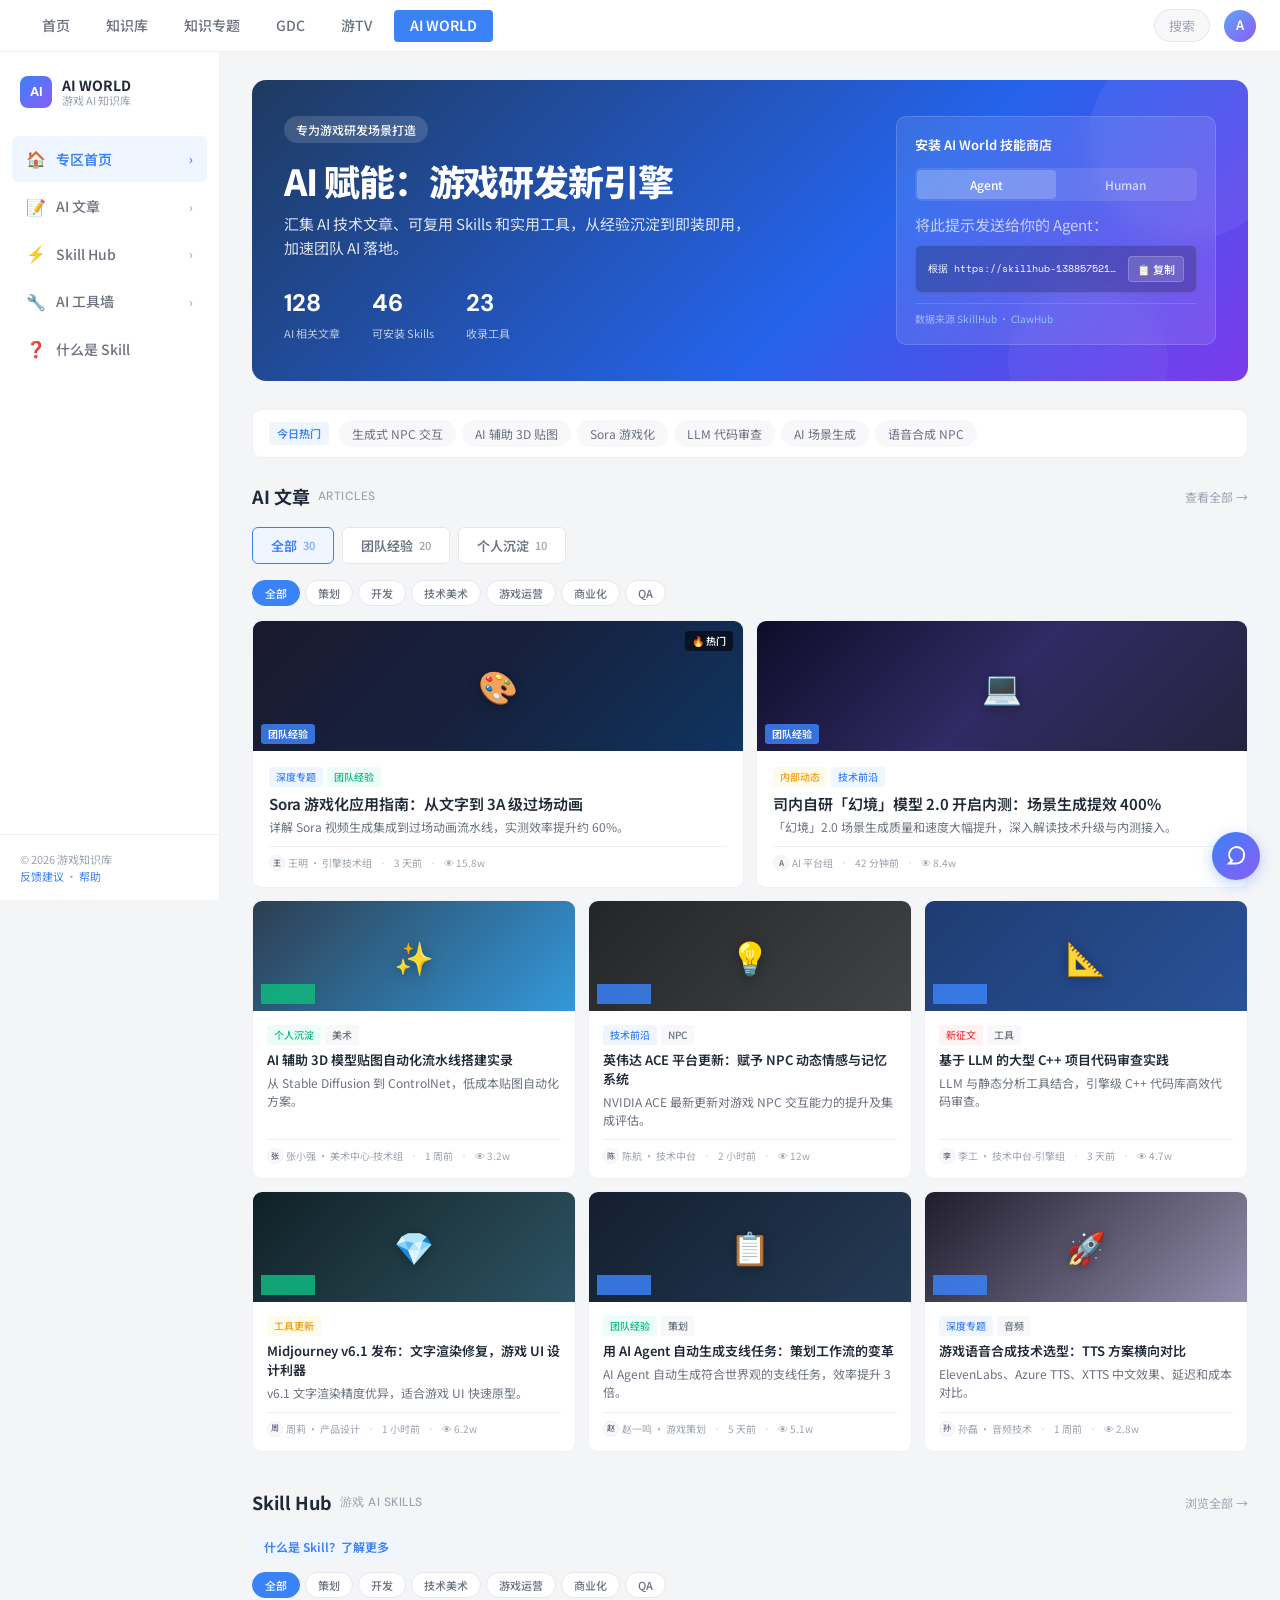
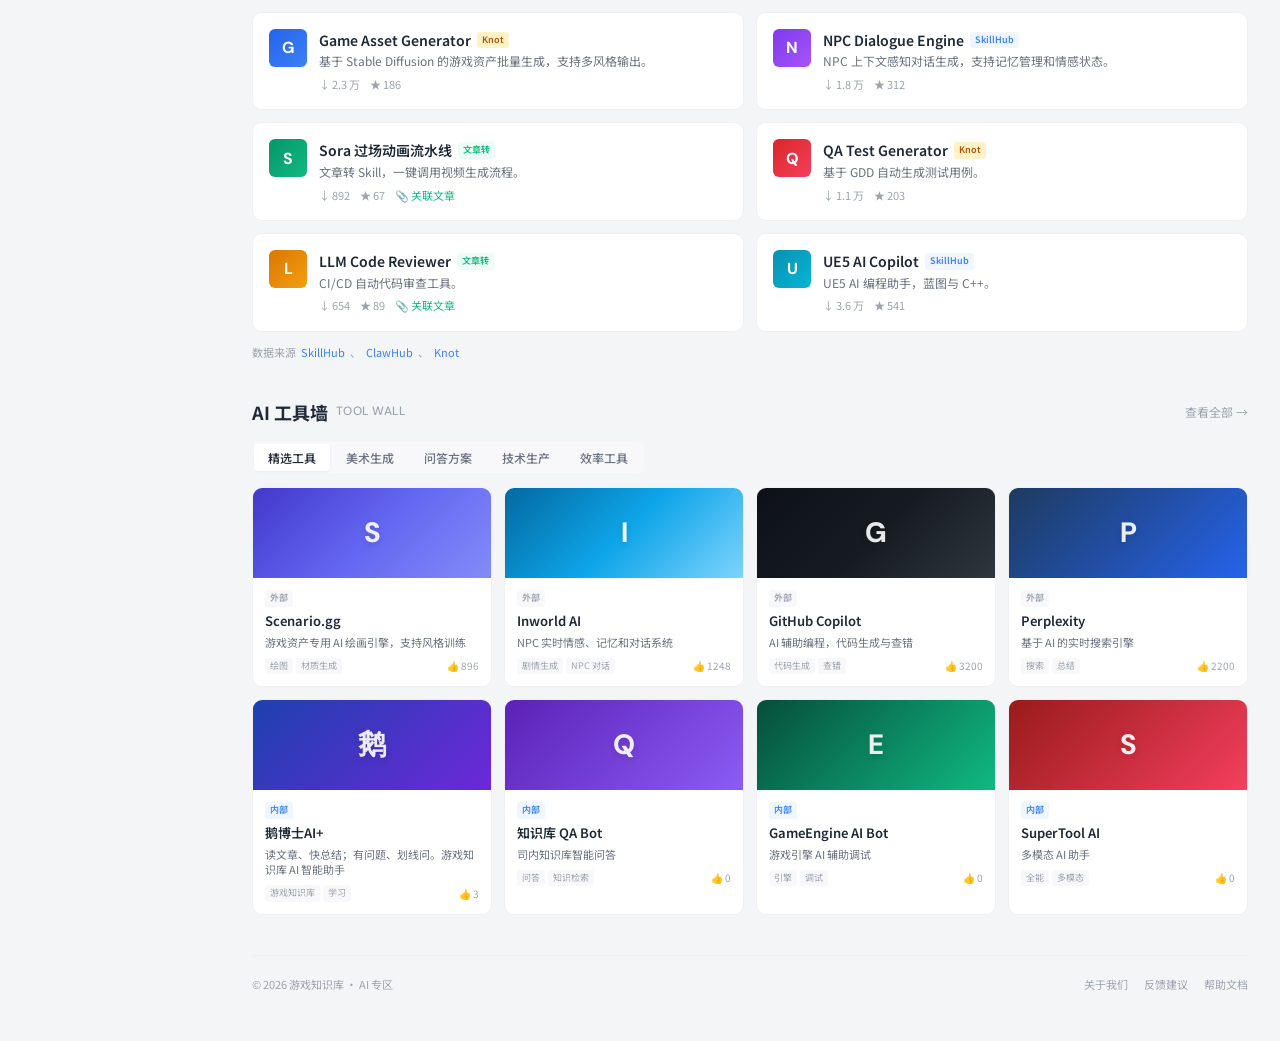
<file: index.html>
<!DOCTYPE html><html lang="zh-CN"><head><meta charset="UTF-8"><meta name="viewport" content="width=device-width,initial-scale=1.0"><title>AI 专区 · 游戏知识库</title>
<link rel="preconnect" href="https://fonts.googleapis.com"><link rel="preconnect" href="https://fonts.gstatic.com" crossorigin>
<link href="https://fonts.googleapis.com/css2?family=Noto+Sans+SC:wght@300;400;500;600;700;800&family=DM+Sans:ital,wght@0,400;0,500;0,600;0,700;0,800;1,400&family=Space+Mono:wght@400;700&display=swap" rel="stylesheet">
<link rel="stylesheet" href="css/style.css">
</head><body>

<!-- TOP BAR -->
<div class="topbar"><div class="topbar-inner">
  <div class="topbar-nav">
    <a href="https://gameinstitute.qq.com/" target="_blank">首页</a>
    <a href="https://gameinstitute.qq.com/" target="_blank">知识库</a>
    <a href="https://gameinstitute.qq.com/" target="_blank">知识专题</a>
    <a href="https://gameinstitute.qq.com/" target="_blank">GDC</a>
    <a href="https://gameinstitute.qq.com/" target="_blank">游TV</a>
    <a href="#" class="tb-active">AI WORLD</a>
  </div>
  <div class="topbar-right">
    <button class="topbar-search" onclick="openSM()">搜索</button>
    <div class="topbar-avatar">A</div>
  </div>
</div></div>

<div class="app-layout">
<!-- SIDEBAR -->
<aside class="sidebar">
  <div class="sidebar-brand">
    <div class="sidebar-logo">AI</div>
    <div class="sidebar-brand-text">AI WORLD<small>游戏 AI 知识库</small></div>
  </div>
  <nav class="sidebar-nav">
    <a href="#" class="sn-active"><span class="sn-icon">🏠</span> 专区首页 <span class="sn-arrow">›</span></a>
    <a href="#articles" onclick="scrollToSec('articles')"><span class="sn-icon">📝</span> AI 文章 <span class="sn-arrow">›</span></a>
    <a href="#skills" onclick="scrollToSec('skills')"><span class="sn-icon">⚡</span> Skill Hub <span class="sn-arrow">›</span></a>
    <a href="#tools" onclick="scrollToSec('tools')"><span class="sn-icon">🔧</span> AI 工具墙 <span class="sn-arrow">›</span></a>
    <a href="pages/what-is-skill.html"><span class="sn-icon">❓</span> 什么是 Skill</a>
  </nav>
  <div class="sidebar-footer">© 2026 游戏知识库<br><a href="https://wj.qq.com/s2/26026989/0c20" target="_blank">反馈建议</a> · <a href="https://gameinstitute.qq.com/" target="_blank">帮助</a></div>
</aside>

<!-- MAIN -->
<main class="main">

<!-- Hero + Install side by side inside banner -->
<div class="hero-banner fade-up">
  <div class="hero-grid">
    <div class="hero-left">
      <div class="hero-badge">专为游戏研发场景打造</div>
      <h1>AI 赋能：游戏研发新引擎</h1>
      <p>汇集 AI 技术文章、可复用 Skills 和实用工具，从经验沉淀到即装即用，加速团队 AI 落地。</p>
      <div class="hero-stats">
        <div><div class="hero-stat-value">128</div><div class="hero-stat-label">AI 相关文章</div></div>
        <div><div class="hero-stat-value">46</div><div class="hero-stat-label">可安装 Skills</div></div>
        <div><div class="hero-stat-value">23</div><div class="hero-stat-label">收录工具</div></div>
      </div>
    </div>
    <div class="hero-install">
      <div class="install-box-title" style="color:#fff;margin-bottom:12px">安装 AI World 技能商店</div>
      <div class="install-tabs"><button class="install-tab active hero-install-tab" data-target="agent">Agent</button><button class="install-tab hero-install-tab" data-target="human">Human</button></div>
      <div class="install-content">
        <div class="install-panel" data-panel="agent"><p>将此提示发送给你的 Agent：</p><div class="copy-block"><code>根据 https://skillhub-1388575217.cos.ap-guangzhou.myqcloud.com/install/skillhub.md 安装知识库 AI World 商店，但是只安装 CLI。</code><button class="copy-btn" onclick="copyText(this,'根据 https://skillhub-1388575217.cos.ap-guangzhou.myqcloud.com/install/skillhub.md 安装知识库 AI World 商店，但是只安装 CLI。')">📋 复制</button></div></div>
        <div class="install-panel" data-panel="human" style="display:none"><p>手动安装 CLI：</p><div class="copy-block"><code>curl -fsSL https://example.com/install.sh | bash</code><button class="copy-btn" onclick="copyText(this,'curl -fsSL https://example.com/install.sh | bash')">📋 复制</button></div><p style="margin-top:6px;font-size:10px;opacity:.6">* 演示命令</p></div>
      </div>
      <div class="install-note" style="border-top-color:rgba(255,255,255,.15)">数据来源 <a href="https://skillhub.tencent.com/" target="_blank" style="color:#93C5FD">SkillHub</a> · <a href="https://github.com/nicepkg/claw-hub" target="_blank" style="color:#93C5FD">ClawHub</a></div>
    </div>
  </div>
</div>

<!-- Trend -->
<div class="trend-row fade-up d1">
  <span class="trend-label">今日热门</span>
  <div class="trend-items">
    <button class="trend-chip">生成式 NPC 交互</button><button class="trend-chip">AI 辅助 3D 贴图</button><button class="trend-chip">Sora 游戏化</button><button class="trend-chip">LLM 代码审查</button><button class="trend-chip">AI 场景生成</button><button class="trend-chip">语音合成 NPC</button>
  </div>
</div>

<!-- ARTICLES -->
<section id="articles" class="section reveal">
  <div class="sec-header"><h2 class="sec-title">AI 文章 <span class="en">Articles</span></h2><a href="pages/articles.html" class="sec-more">查看全部 →</a></div>
  <div class="type-switcher" id="typeSwitcher">
    <button class="type-btn active" data-type="全部">全部 <span class="type-count" id="countAll"></span></button>
    <button class="type-btn" data-type="团队经验">团队经验 <span class="type-count" id="countTeam"></span></button>
    <button class="type-btn" data-type="个人沉淀">个人沉淀 <span class="type-count" id="countPersonal"></span></button>
  </div>
  <div class="category-pills" id="articlePills"></div>
  <div class="featured-row" id="featuredArticles"></div>
  <div class="articles-grid" id="articleGrid"></div>
</section>

<!-- SKILLS -->
<section id="skills" class="section reveal" style="margin-top:36px">
  <div class="sec-header"><h2 class="sec-title">Skill Hub <span class="en">游戏 AI Skills</span></h2><a href="pages/skills.html" class="sec-more">浏览全部 →</a></div>
  <div style="margin-bottom:12px"><a href="pages/what-is-skill.html" style="display:inline-flex;align-items:center;gap:5px;font-size:12px;font-weight:600;padding:4px 12px;border-radius:100px;background:var(--accent-soft);color:var(--accent);">什么是 Skill？了解更多</a></div>
  <div class="category-pills" id="skillPills"></div>
  <div class="skills-grid" id="skillGrid"></div>
  <div class="credit-line">数据来源 <a href="https://skillhub.tencent.com/" target="_blank">SkillHub</a>、<a href="https://github.com/nicepkg/claw-hub" target="_blank">ClawHub</a>、<a href="https://knot.woa.com/mcp/market" target="_blank">Knot</a></div>
</section>

<!-- TOOLS -->
<section id="tools" class="section reveal" style="margin-top:36px">
  <div class="sec-header"><h2 class="sec-title">AI 工具墙 <span class="en">Tool Wall</span></h2><a href="pages/tools.html" class="sec-more">查看全部 →</a></div>
  <div class="tabs" id="toolTabs">
    <button class="tab-btn active" data-cat="全部">精选工具</button>
    <button class="tab-btn" data-cat="美术生成">美术生成</button>
    <button class="tab-btn" data-cat="问答方案">问答方案</button>
    <button class="tab-btn" data-cat="技术生产">技术生产</button>
    <button class="tab-btn" data-cat="效率工具">效率工具</button>
  </div>
  <div class="tools-grid" id="toolGrid"></div>
</section>

<div class="main-footer">
  <span>© 2026 游戏知识库 · AI 专区</span>
  <div class="main-footer-links"><a href="https://gameinstitute.qq.com/" target="_blank">关于我们</a><a href="https://wj.qq.com/s2/26026989/0c20" target="_blank">反馈建议</a><a href="https://gameinstitute.qq.com/" target="_blank">帮助文档</a></div>
</div>
</main>
</div><!-- /app-layout -->

<!-- PANEL -->
<div class="panel-overlay" id="panelOverlay" onclick="closePanel()"></div>
<div class="detail-panel" id="detailPanel"><div class="panel-header"><button class="panel-fav" onclick="alert('已收藏')">♡</button><button class="panel-close" onclick="closePanel()">✕</button></div><div class="panel-body" id="panelBody"></div></div>

<script src="js/main.js"></script>
<script>
// State
let currentType = '全部';
let currentCat = '全部';

// Render pills
renderCategoryPills(CATEGORIES, 'articlePills');
renderCategoryPills(CATEGORIES, 'skillPills');

// Counts
document.getElementById('countAll').textContent = ARTICLES.length;
document.getElementById('countTeam').textContent = ARTICLES.filter(a => a.type === '团队经验').length;
document.getElementById('countPersonal').textContent = ARTICLES.filter(a => a.type === '个人沉淀').length;

// ===== COMBINED ARTICLE FILTER (type + category work together) =====
function filterArticles() {
  const all = ARTICLES;
  const filtered = all.filter(a => {
    const matchType = currentType === '全部' || a.type === currentType;
    const matchCat = currentCat === '全部' || a.category === currentCat;
    return matchType && matchCat;
  });
  const feat = filtered.filter(a => a.featured);
  const rest = filtered.filter(a => !a.featured).slice(0, 6);
  document.getElementById('featuredArticles').innerHTML = feat.map(a => renderArticleCard(a, true)).join('');
  document.getElementById('articleGrid').innerHTML = rest.map(a => renderArticleCard(a, false)).join('');
}

// Type switcher clicks
document.getElementById('typeSwitcher').addEventListener('click', function(e) {
  const btn = e.target.closest('.type-btn');
  if (!btn) return;
  this.querySelectorAll('.type-btn').forEach(b => b.classList.remove('active'));
  btn.classList.add('active');
  currentType = btn.dataset.type;
  filterArticles();
});

// Category pill clicks (articles)
document.getElementById('articlePills').addEventListener('click', function(e) {
  const pill = e.target.closest('.pill');
  if (!pill) return;
  this.querySelectorAll('.pill').forEach(p => p.classList.remove('active'));
  pill.classList.add('active');
  currentCat = pill.dataset.cat;
  filterArticles();
});

// Initial render
filterArticles();

// ===== SKILLS =====
document.getElementById('skillGrid').innerHTML = SKILLS.slice(0, 6).map(s => renderSkillCard(s)).join('');

document.getElementById('skillPills').addEventListener('click', function(e) {
  const pill = e.target.closest('.pill');
  if (!pill) return;
  this.querySelectorAll('.pill').forEach(p => p.classList.remove('active'));
  pill.classList.add('active');
  const cat = pill.dataset.cat;
  document.querySelectorAll('#skillGrid [data-category]').forEach(c => {
    c.style.display = (cat === '全部' || c.dataset.category === cat) ? '' : 'none';
  });
});

// ===== TOOLS (tabs with filtering) =====
document.getElementById('toolGrid').innerHTML = TOOLS.map(t => renderToolCard(t)).join('');

document.getElementById('toolTabs').addEventListener('click', function(e) {
  const btn = e.target.closest('.tab-btn');
  if (!btn) return;
  this.querySelectorAll('.tab-btn').forEach(b => b.classList.remove('active'));
  btn.classList.add('active');
  const cat = btn.dataset.cat;
  document.querySelectorAll('#toolGrid [data-category]').forEach(c => {
    c.style.display = (cat === '全部' || c.dataset.category === cat) ? '' : 'none';
  });
});

// ===== SIDEBAR SCROLL =====
function scrollToSec(id) {
  const el = document.getElementById(id);
  if (el) el.scrollIntoView({ behavior: 'smooth', block: 'start' });
}
window.addEventListener('scroll', () => {
  const sects = ['articles', 'skills', 'tools'];
  let cur = '';
  sects.forEach(id => { const el = document.getElementById(id); if (el && window.scrollY >= el.offsetTop - 200) cur = id; });
  document.querySelectorAll('.sidebar-nav a').forEach(a => {
    a.classList.remove('sn-active');
    if (!cur && a.getAttribute('href') === '#') a.classList.add('sn-active');
    if (cur && a.getAttribute('href') === '#' + cur) a.classList.add('sn-active');
  });
});
</script>
</body></html>
</file>
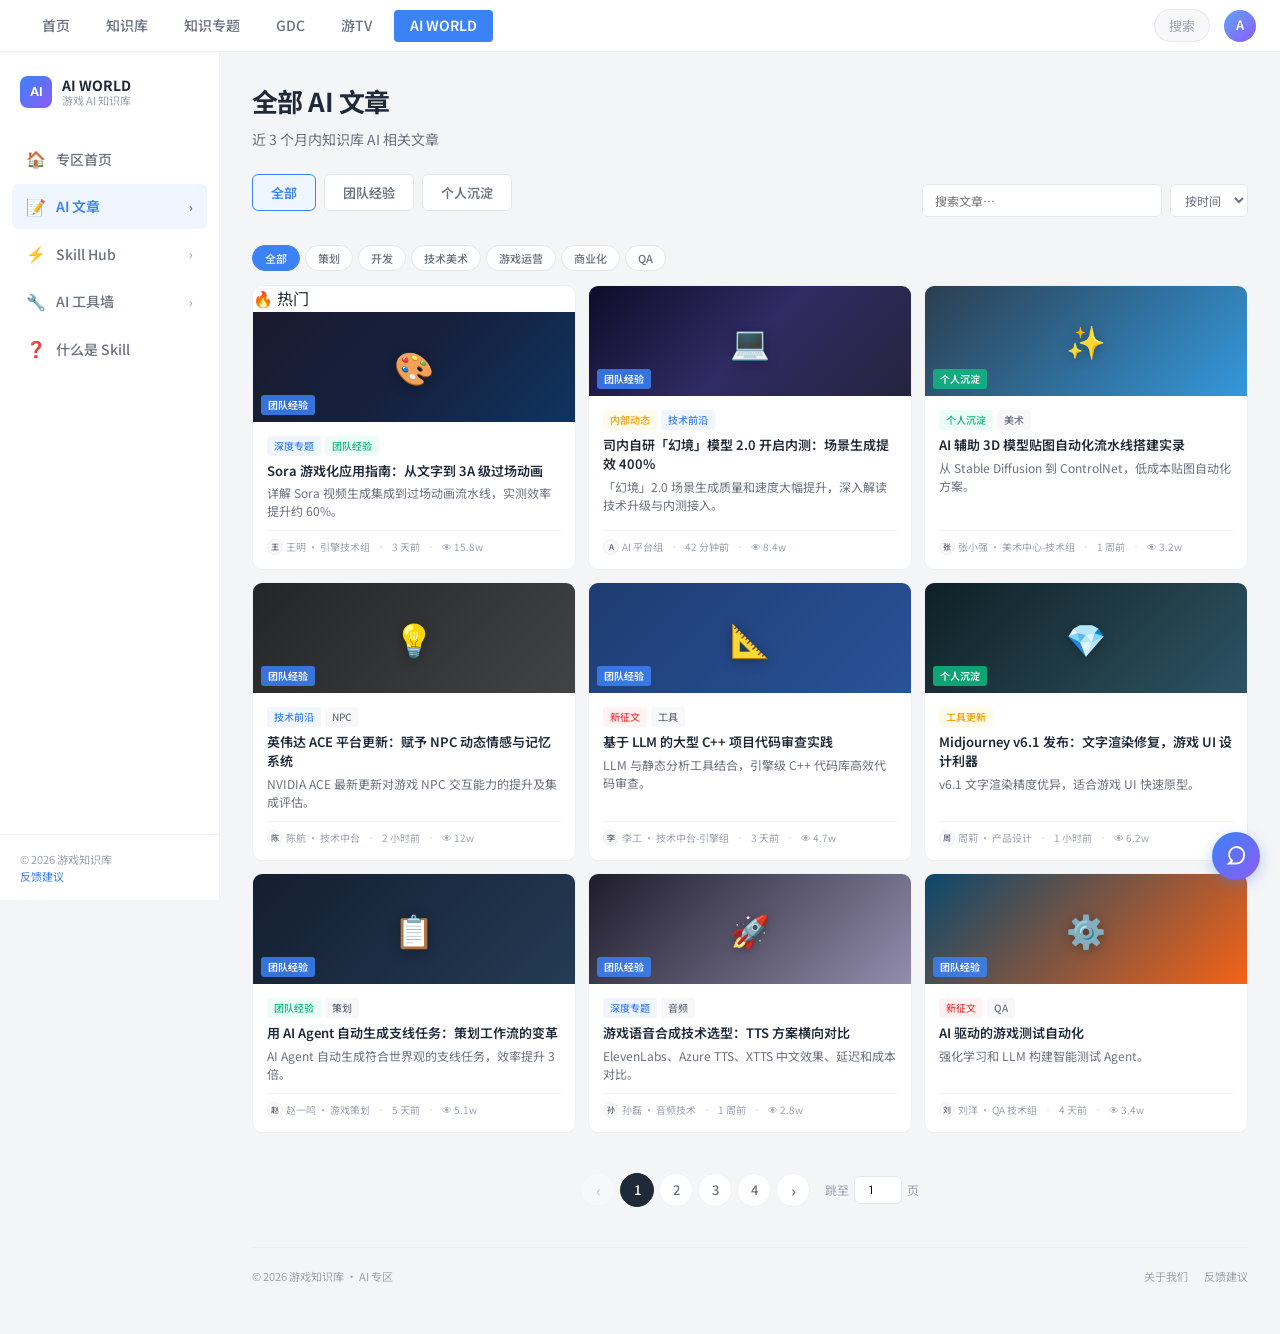
<file: pages/articles.html>
<!DOCTYPE html><html lang="zh-CN"><head><title>全部文章 · AI 专区</title><meta charset="UTF-8"><meta name="viewport" content="width=device-width,initial-scale=1.0"><link rel="preconnect" href="https://fonts.googleapis.com"><link rel="preconnect" href="https://fonts.gstatic.com" crossorigin><link href="https://fonts.googleapis.com/css2?family=Noto+Sans+SC:wght@300;400;500;600;700;800&family=DM+Sans:ital,wght@0,400;0,500;0,600;0,700;0,800;1,400&family=Space+Mono:wght@400;700&display=swap" rel="stylesheet"><link rel="stylesheet" href="../css/style.css"></head><body>
<div class="topbar"><div class="topbar-inner"><div class="topbar-nav"><a href="https://gameinstitute.qq.com/" target="_blank">首页</a><a href="https://gameinstitute.qq.com/" target="_blank">知识库</a><a href="https://gameinstitute.qq.com/" target="_blank">知识专题</a><a href="https://gameinstitute.qq.com/" target="_blank">GDC</a><a href="https://gameinstitute.qq.com/" target="_blank">游TV</a><a href="../index.html" class="tb-active">AI WORLD</a></div><div class="topbar-right"><button class="topbar-search" onclick="openSM()">搜索</button><div class="topbar-avatar">A</div></div></div></div>
<div class="app-layout"><aside class="sidebar"><div class="sidebar-brand"><div class="sidebar-logo">AI</div><div class="sidebar-brand-text">AI WORLD<small>游戏 AI 知识库</small></div></div><nav class="sidebar-nav">
<a href="../index.html"><span class="sn-icon">🏠</span> 专区首页</a>
<a href="articles.html" class="sn-active"><span class="sn-icon">📝</span> AI 文章 <span class="sn-arrow">›</span></a>
<a href="skills.html"><span class="sn-icon">⚡</span> Skill Hub <span class="sn-arrow">›</span></a>
<a href="tools.html"><span class="sn-icon">🔧</span> AI 工具墙 <span class="sn-arrow">›</span></a>
<a href="what-is-skill.html"><span class="sn-icon">❓</span> 什么是 Skill</a>
</nav><div class="sidebar-footer" style="padding:16px 20px;border-top:1px solid var(--border-light);font-size:11px;color:var(--text-tertiary)">© 2026 游戏知识库<br><a href="https://wj.qq.com/s2/26026989/0c20" target="_blank" style="color:var(--accent)">反馈建议</a></div></aside>
<main class="main">
<div class="page-hero fade-up"><h1>全部 AI 文章</h1><p>近 3 个月内知识库 AI 相关文章</p></div>
<div class="page-controls fade-up d1">
  <div class="type-switcher"><button class="type-btn active" onclick="filterAll('全部',this)">全部</button><button class="type-btn" onclick="filterAll('团队经验',this)">团队经验</button><button class="type-btn" onclick="filterAll('个人沉淀',this)">个人沉淀</button></div>
  <div style="display:flex;gap:8px"><input class="page-search" placeholder="搜索文章…" id="articleSearch" oninput="filterAll(null,null)"><select class="page-sort"><option>按时间</option><option>按热度</option></select></div>
</div>
<div class="fade-up d2" style="padding-top:0"><div class="category-pills" id="pagePills" style="margin-bottom:14px"></div><div class="articles-grid" id="allArticles"></div><div class="pagination" id="articlePagination"></div></div>
<div class="main-footer"><span>© 2026 游戏知识库 · AI 专区</span><div class="main-footer-links"><a href="https://gameinstitute.qq.com/" target="_blank">关于我们</a><a href="https://wj.qq.com/s2/26026989/0c20" target="_blank">反馈建议</a></div></div>
</main></div>
<div class="panel-overlay" id="panelOverlay" onclick="closePanel()"></div><div class="detail-panel" id="detailPanel"><div class="panel-header"><button class="panel-fav" onclick="alert('已收藏')">♡</button><button class="panel-close" onclick="closePanel()">✕</button></div><div class="panel-body" id="panelBody"></div></div>
<script src="../js/main.js"></script>
<script>
const PP=9;let cp=1,filtered=ARTICLES,ctype='全部';
renderCategoryPills(CATEGORIES,'pagePills');
function filterAll(type,btn){if(type!==null)ctype=type;if(btn){document.querySelectorAll('.type-btn').forEach(b=>b.classList.remove('active'));btn.classList.add('active');}const q=(document.getElementById('articleSearch').value||'').toLowerCase();const ap=document.querySelector('.category-pills .pill.active');const cat=ap?ap.dataset.cat:'全部';filtered=ARTICLES.filter(a=>{return(ctype==='全部'||a.type===ctype)&&(!q||a.title.toLowerCase().includes(q)||a.desc.toLowerCase().includes(q))&&(cat==='全部'||a.category===cat);});cp=1;rp(1);}
function rp(p){cp=p;const s=(p-1)*PP;document.getElementById('allArticles').innerHTML=filtered.slice(s,s+PP).map(a=>renderArticleCard(a,false)).join('');renderPagination('articlePagination',filtered.length,PP,p,'rp');}
setTimeout(()=>{document.querySelectorAll('.category-pills .pill').forEach(p=>{p.addEventListener('click',()=>setTimeout(()=>filterAll(null,null),10));});},50);
rp(1);
</script></body></html>
</file>
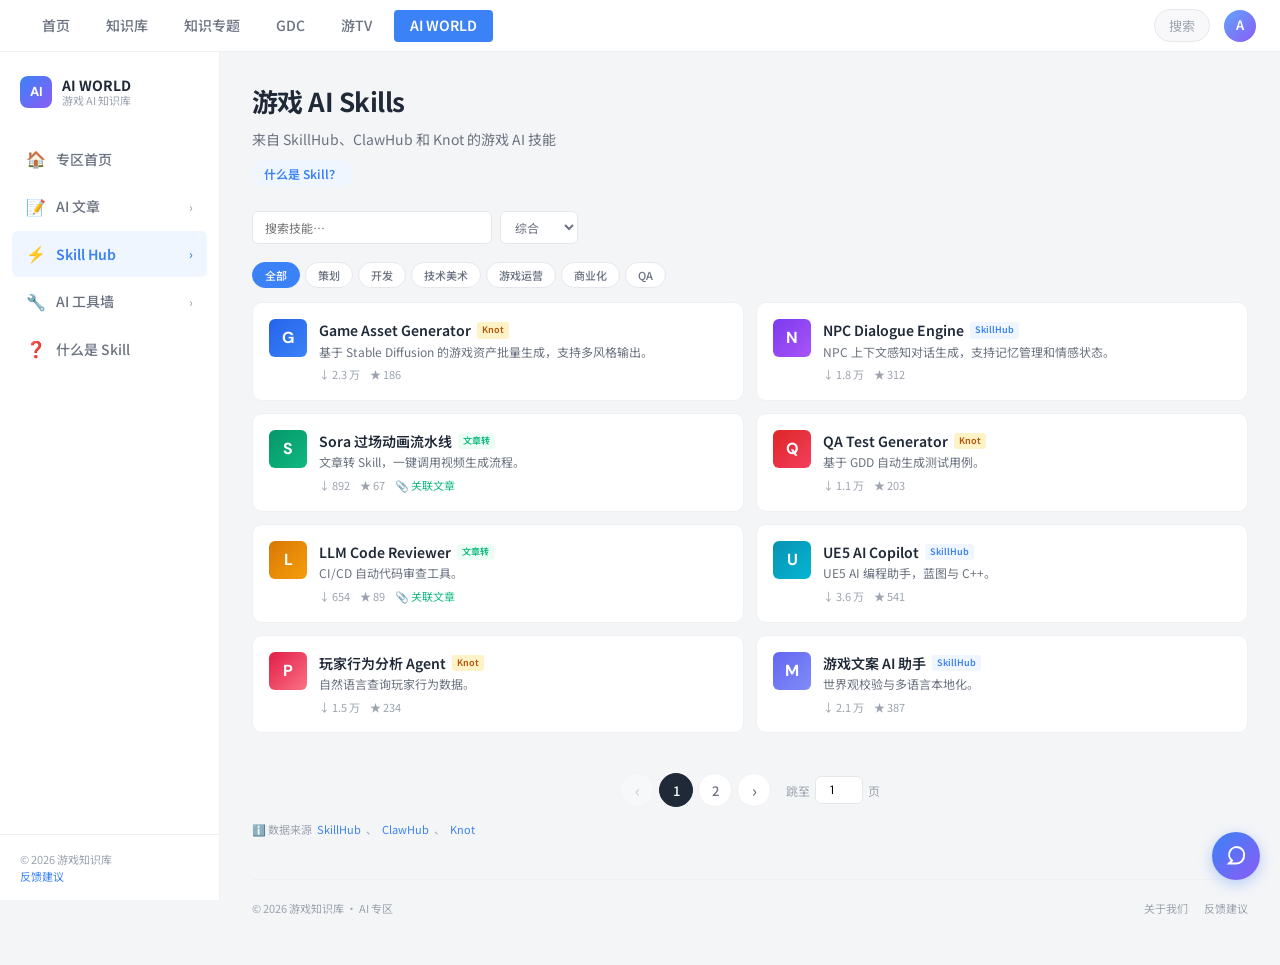
<file: pages/skills.html>
<!DOCTYPE html><html lang="zh-CN"><head><title>全部 Skills · AI 专区</title><meta charset="UTF-8"><meta name="viewport" content="width=device-width,initial-scale=1.0"><link rel="preconnect" href="https://fonts.googleapis.com"><link rel="preconnect" href="https://fonts.gstatic.com" crossorigin><link href="https://fonts.googleapis.com/css2?family=Noto+Sans+SC:wght@300;400;500;600;700;800&family=DM+Sans:ital,wght@0,400;0,500;0,600;0,700;0,800;1,400&family=Space+Mono:wght@400;700&display=swap" rel="stylesheet"><link rel="stylesheet" href="../css/style.css"></head><body>
<div class="topbar"><div class="topbar-inner"><div class="topbar-nav"><a href="https://gameinstitute.qq.com/" target="_blank">首页</a><a href="https://gameinstitute.qq.com/" target="_blank">知识库</a><a href="https://gameinstitute.qq.com/" target="_blank">知识专题</a><a href="https://gameinstitute.qq.com/" target="_blank">GDC</a><a href="https://gameinstitute.qq.com/" target="_blank">游TV</a><a href="../index.html" class="tb-active">AI WORLD</a></div><div class="topbar-right"><button class="topbar-search" onclick="openSM()">搜索</button><div class="topbar-avatar">A</div></div></div></div>
<div class="app-layout"><aside class="sidebar"><div class="sidebar-brand"><div class="sidebar-logo">AI</div><div class="sidebar-brand-text">AI WORLD<small>游戏 AI 知识库</small></div></div><nav class="sidebar-nav">
<a href="../index.html"><span class="sn-icon">🏠</span> 专区首页</a>
<a href="articles.html"><span class="sn-icon">📝</span> AI 文章 <span class="sn-arrow">›</span></a>
<a href="skills.html" class="sn-active"><span class="sn-icon">⚡</span> Skill Hub <span class="sn-arrow">›</span></a>
<a href="tools.html"><span class="sn-icon">🔧</span> AI 工具墙 <span class="sn-arrow">›</span></a>
<a href="what-is-skill.html"><span class="sn-icon">❓</span> 什么是 Skill</a>
</nav><div class="sidebar-footer" style="padding:16px 20px;border-top:1px solid var(--border-light);font-size:11px;color:var(--text-tertiary)">© 2026 游戏知识库<br><a href="https://wj.qq.com/s2/26026989/0c20" target="_blank" style="color:var(--accent)">反馈建议</a></div></aside>
<main class="main">
<div class="page-hero fade-up"><h1>游戏 AI Skills</h1><p>来自 SkillHub、ClawHub 和 Knot 的游戏 AI 技能</p><a href="what-is-skill.html" style="display:inline-flex;align-items:center;gap:5px;margin-top:10px;font-size:12px;font-weight:600;padding:4px 12px;border-radius:100px;background:var(--accent-soft);color:var(--accent);">什么是 Skill？</a></div>
<div class="page-controls fade-up d1"><div style="display:flex;gap:8px;flex-wrap:wrap"><input class="page-search" placeholder="搜索技能…" id="skillSearch" oninput="filterS()"><select class="page-sort"><option>综合</option><option>下载量</option></select></div></div>
<div class="fade-up d2"><div class="category-pills" id="skillPills" style="margin-bottom:14px"></div><div class="skills-grid" id="allSkills"></div><div class="pagination" id="skillPag"></div>
<div class="credit-line" style="margin-top:14px">ℹ️ 数据来源 <a href="https://skillhub.tencent.com/" target="_blank">SkillHub</a>、<a href="https://github.com/nicepkg/claw-hub" target="_blank">ClawHub</a>、<a href="https://knot.woa.com/mcp/market" target="_blank">Knot</a></div></div>
<div class="main-footer"><span>© 2026 游戏知识库 · AI 专区</span><div class="main-footer-links"><a href="https://gameinstitute.qq.com/" target="_blank">关于我们</a><a href="https://wj.qq.com/s2/26026989/0c20" target="_blank">反馈建议</a></div></div>
</main></div>
<div class="panel-overlay" id="panelOverlay" onclick="closePanel()"></div><div class="detail-panel" id="detailPanel"><div class="panel-header"><button class="panel-fav" onclick="alert('已收藏')">♡</button><button class="panel-close" onclick="closePanel()">✕</button></div><div class="panel-body" id="panelBody"></div></div>
<script src="../js/main.js"></script>
<script>
const PP=8;let cp=1,filtered=SKILLS;renderCategoryPills(CATEGORIES,'skillPills');
function filterS(){const q=(document.getElementById('skillSearch').value||'').toLowerCase();const ap=document.querySelector('.category-pills .pill.active');const cat=ap?ap.dataset.cat:'全部';filtered=SKILLS.filter(s=>{return(!q||s.name.toLowerCase().includes(q)||s.desc.toLowerCase().includes(q))&&(cat==='全部'||s.category===cat);});cp=1;rp(1);}
function rp(p){cp=p;const s=(p-1)*PP;document.getElementById('allSkills').innerHTML=filtered.slice(s,s+PP).map(s=>renderSkillCard(s)).join('');renderPagination('skillPag',filtered.length,PP,p,'rp');}
setTimeout(()=>{document.querySelectorAll('.category-pills .pill').forEach(p=>{p.addEventListener('click',()=>setTimeout(filterS,10));});},50);
rp(1);
</script></body></html>
</file>
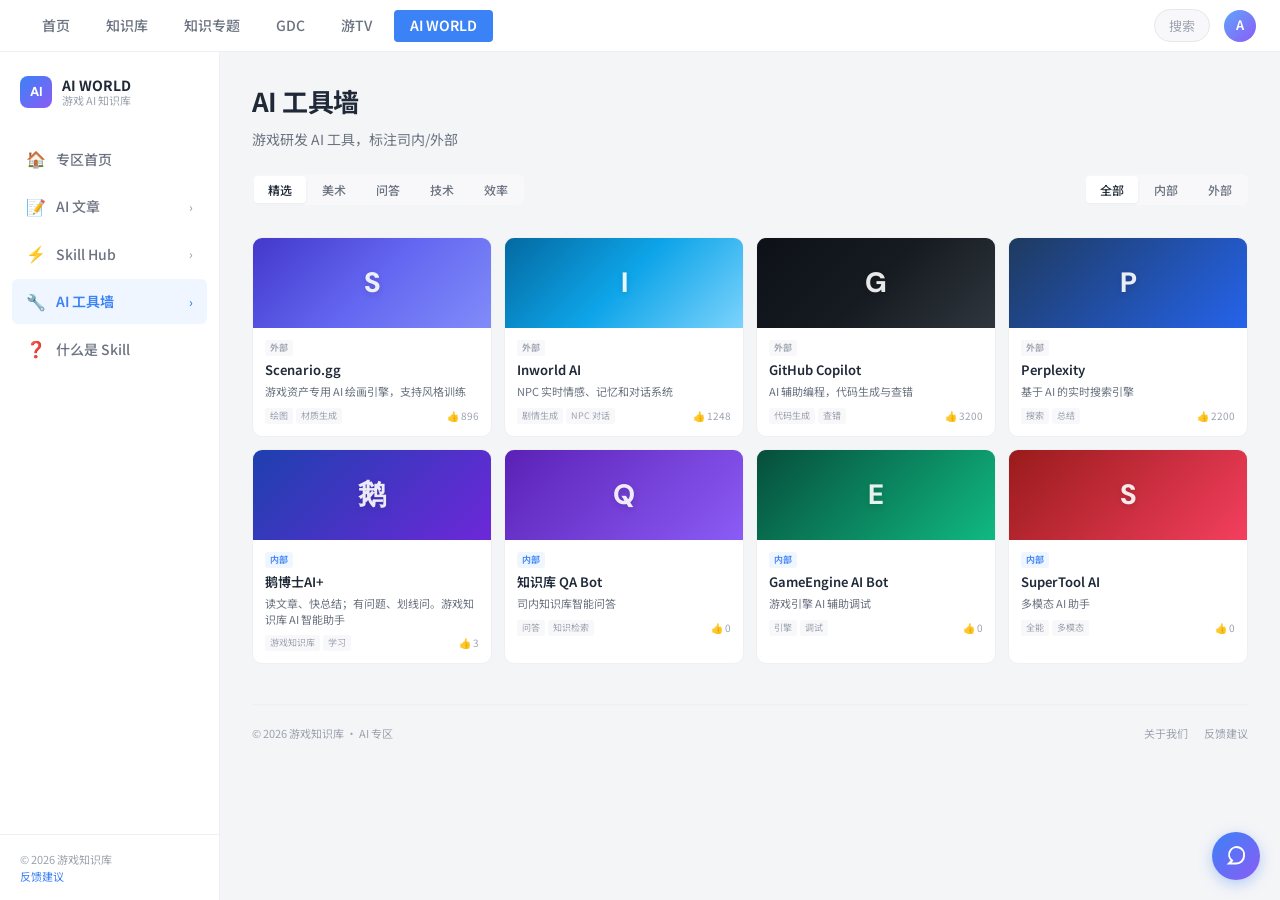
<file: pages/tools.html>
<!DOCTYPE html><html lang="zh-CN"><head><title>AI 工具墙 · AI 专区</title><meta charset="UTF-8"><meta name="viewport" content="width=device-width,initial-scale=1.0"><link rel="preconnect" href="https://fonts.googleapis.com"><link rel="preconnect" href="https://fonts.gstatic.com" crossorigin><link href="https://fonts.googleapis.com/css2?family=Noto+Sans+SC:wght@300;400;500;600;700;800&family=DM+Sans:ital,wght@0,400;0,500;0,600;0,700;0,800;1,400&family=Space+Mono:wght@400;700&display=swap" rel="stylesheet"><link rel="stylesheet" href="../css/style.css"></head><body>
<div class="topbar"><div class="topbar-inner"><div class="topbar-nav"><a href="https://gameinstitute.qq.com/" target="_blank">首页</a><a href="https://gameinstitute.qq.com/" target="_blank">知识库</a><a href="https://gameinstitute.qq.com/" target="_blank">知识专题</a><a href="https://gameinstitute.qq.com/" target="_blank">GDC</a><a href="https://gameinstitute.qq.com/" target="_blank">游TV</a><a href="../index.html" class="tb-active">AI WORLD</a></div><div class="topbar-right"><button class="topbar-search" onclick="openSM()">搜索</button><div class="topbar-avatar">A</div></div></div></div>
<div class="app-layout"><aside class="sidebar"><div class="sidebar-brand"><div class="sidebar-logo">AI</div><div class="sidebar-brand-text">AI WORLD<small>游戏 AI 知识库</small></div></div><nav class="sidebar-nav">
<a href="../index.html"><span class="sn-icon">🏠</span> 专区首页</a>
<a href="articles.html"><span class="sn-icon">📝</span> AI 文章 <span class="sn-arrow">›</span></a>
<a href="skills.html"><span class="sn-icon">⚡</span> Skill Hub <span class="sn-arrow">›</span></a>
<a href="tools.html" class="sn-active"><span class="sn-icon">🔧</span> AI 工具墙 <span class="sn-arrow">›</span></a>
<a href="what-is-skill.html"><span class="sn-icon">❓</span> 什么是 Skill</a>
</nav><div class="sidebar-footer" style="padding:16px 20px;border-top:1px solid var(--border-light);font-size:11px;color:var(--text-tertiary)">© 2026 游戏知识库<br><a href="https://wj.qq.com/s2/26026989/0c20" target="_blank" style="color:var(--accent)">反馈建议</a></div></aside>
<main class="main">
<div class="page-hero fade-up"><h1>AI 工具墙</h1><p>游戏研发 AI 工具，标注司内/外部</p></div>
<div class="page-controls fade-up d1"><div class="tabs"><button class="tab-btn active" onclick="fCat('全部')">精选</button><button class="tab-btn" onclick="fCat('美术生成')">美术</button><button class="tab-btn" onclick="fCat('问答方案')">问答</button><button class="tab-btn" onclick="fCat('技术生产')">技术</button><button class="tab-btn" onclick="fCat('效率工具')">效率</button></div><div class="tabs"><button class="tab-btn active" onclick="fSrc('全部',this)">全部</button><button class="tab-btn" onclick="fSrc('司内',this)">内部</button><button class="tab-btn" onclick="fSrc('外部',this)">外部</button></div></div>
<div class="fade-up d2"><div class="tools-grid" id="allTools"></div></div>
<div class="main-footer"><span>© 2026 游戏知识库 · AI 专区</span><div class="main-footer-links"><a href="https://gameinstitute.qq.com/" target="_blank">关于我们</a><a href="https://wj.qq.com/s2/26026989/0c20" target="_blank">反馈建议</a></div></div>
</main></div>
<div class="panel-overlay" id="panelOverlay" onclick="closePanel()"></div><div class="detail-panel" id="detailPanel"><div class="panel-header"><button class="panel-fav" onclick="alert('已收藏')">♡</button><button class="panel-close" onclick="closePanel()">✕</button></div><div class="panel-body" id="panelBody"></div></div>
<script src="../js/main.js"></script>
<script>
document.getElementById('allTools').innerHTML=TOOLS.map(t=>renderToolCard(t)).join('');
function fCat(c){document.querySelectorAll('.tool-card-v2').forEach(x=>{x.style.display=(c==='全部'||x.dataset.category===c)?'':'none';});event.target.closest('.tabs').querySelectorAll('.tab-btn').forEach(b=>b.classList.remove('active'));event.target.classList.add('active');}
function fSrc(s,btn){btn.closest('.tabs').querySelectorAll('.tab-btn').forEach(b=>b.classList.remove('active'));btn.classList.add('active');document.querySelectorAll('.tool-card-v2').forEach(c=>{const i=c.querySelector('.badge-internal');if(s==='全部')c.style.display='';else if(s==='司内'&&i)c.style.display='';else if(s==='外部'&&!i)c.style.display='';else c.style.display='none';});}
</script></body></html>
</file>
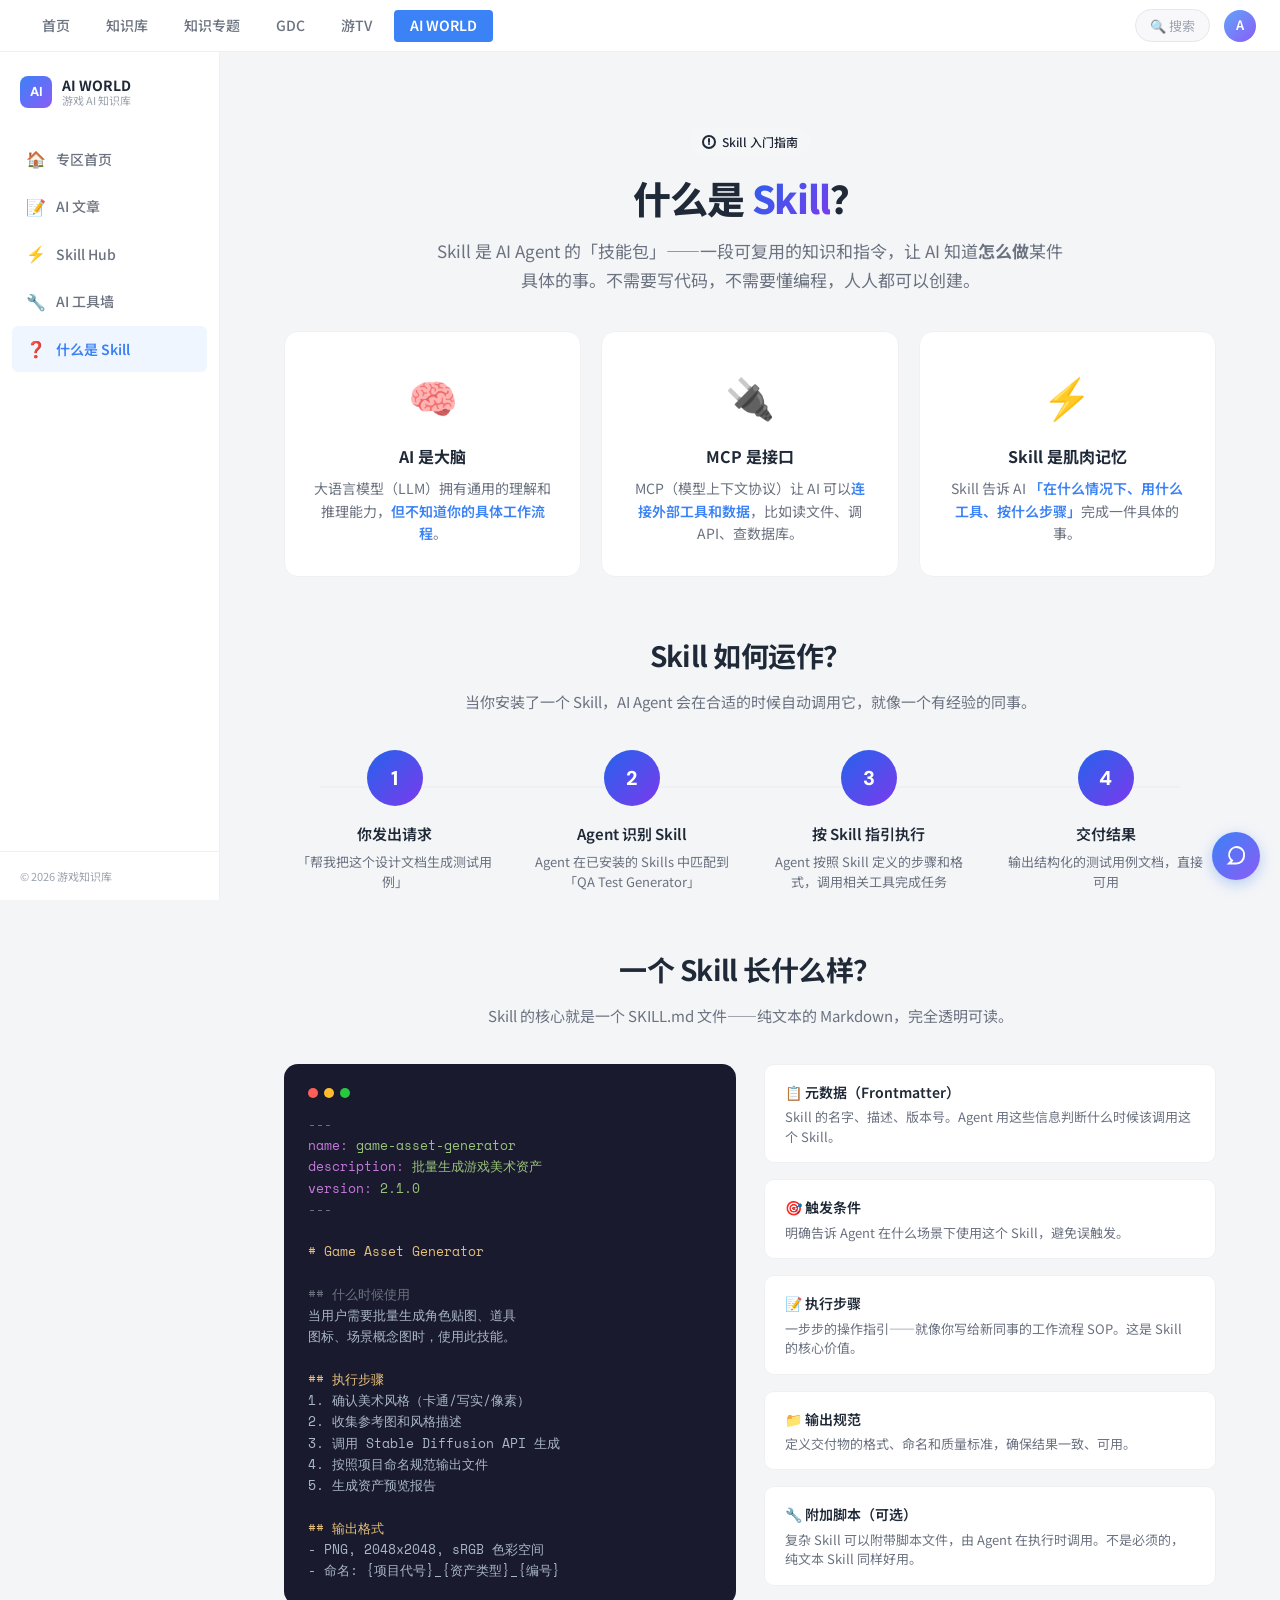
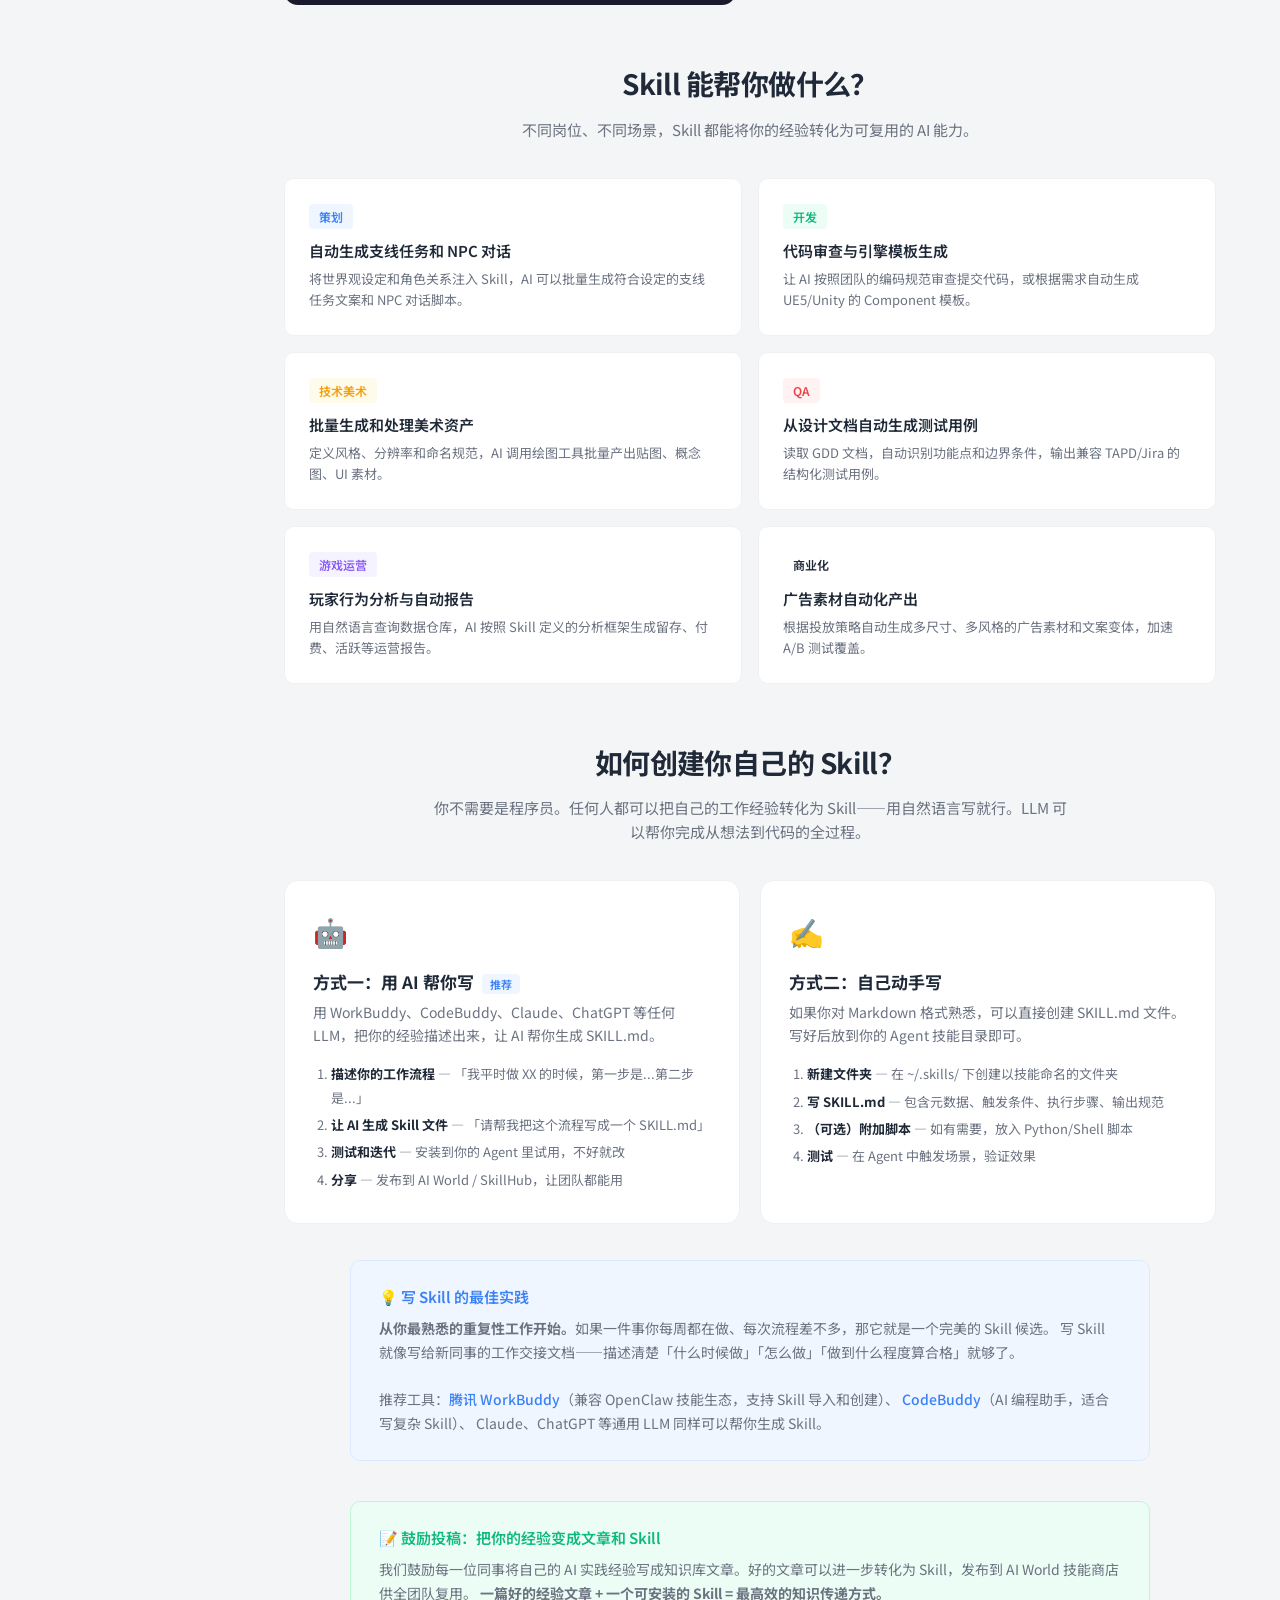
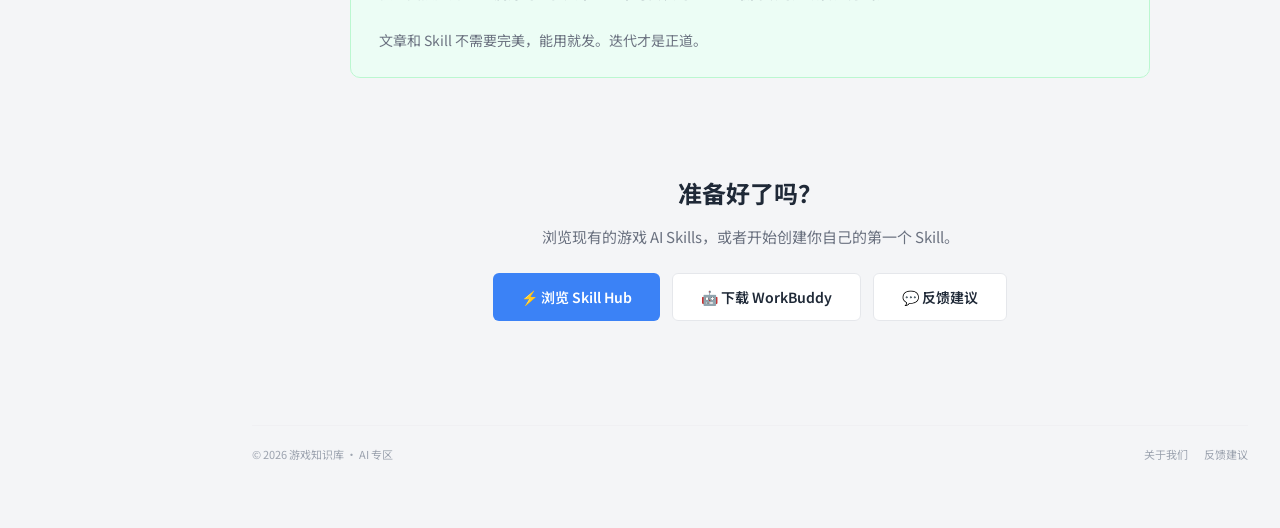
<file: pages/what-is-skill.html>
<!DOCTYPE html><html lang="zh-CN"><head><meta charset="UTF-8"><meta name="viewport" content="width=device-width,initial-scale=1.0"><title>什么是 Skill？· AI 专区</title>
<link rel="preconnect" href="https://fonts.googleapis.com"><link rel="preconnect" href="https://fonts.gstatic.com" crossorigin>
<link href="https://fonts.googleapis.com/css2?family=Noto+Sans+SC:wght@300;400;500;600;700;800&family=DM+Sans:ital,wght@0,400;0,500;0,600;0,700;0,800;1,400&family=Space+Mono:wght@400;700&display=swap" rel="stylesheet">
<link rel="stylesheet" href="../css/style.css">
<style>
/* Page-specific styles */
.wis-hero{padding:48px 0 36px;text-align:center}
.wis-hero h1{font-size:38px;font-weight:800;letter-spacing:-.03em;margin-bottom:16px;line-height:1.2}
.wis-hero h1 em{font-style:normal;background:linear-gradient(135deg,#2563EB,#7C3AED);-webkit-background-clip:text;-webkit-text-fill-color:transparent;background-clip:text}
.wis-hero p{font-size:17px;color:var(--text-secondary);line-height:1.7;max-width:640px;margin:0 auto}

/* Analogy section */
.analogy{padding:0 32px 56px}
.analogy-grid{display:grid;grid-template-columns:repeat(3,1fr);gap:20px}
.analogy-card{background:var(--surface);border:1px solid var(--border-light);border-radius:var(--radius-lg);padding:32px 28px;text-align:center;transition:all .25s}
.analogy-card:hover{border-color:var(--border);box-shadow:var(--shadow-md);transform:translateY(-2px)}
.analogy-icon{font-size:40px;margin-bottom:16px}
.analogy-card h3{font-size:16px;font-weight:700;margin-bottom:8px}
.analogy-card p{font-size:14px;color:var(--text-secondary);line-height:1.6}
.analogy-card .highlight{font-weight:600;color:var(--accent)}

/* How it works */
.how-section{padding:0 32px 56px}
.how-section h2{font-size:28px;font-weight:700;text-align:center;margin-bottom:12px;letter-spacing:-.02em}
.how-section .subtitle{font-size:15px;color:var(--text-secondary);text-align:center;margin-bottom:36px;max-width:580px;margin-left:auto;margin-right:auto}

.steps{display:flex;gap:16px;position:relative}
.steps::before{content:'';position:absolute;top:36px;left:36px;right:36px;height:2px;background:var(--border-light);z-index:0}
.step{flex:1;text-align:center;position:relative;z-index:1}
.step-num{width:56px;height:56px;border-radius:50%;margin:0 auto 16px;display:flex;align-items:center;justify-content:center;font-size:20px;font-weight:800;font-family:var(--font-en);color:#fff;background:linear-gradient(135deg,#2563EB,#7C3AED)}
.step h4{font-size:15px;font-weight:600;margin-bottom:6px}
.step p{font-size:13px;color:var(--text-secondary);line-height:1.5;padding:0 8px}

/* Skill anatomy */
.anatomy{padding:0 32px 56px}
.anatomy h2{font-size:28px;font-weight:700;text-align:center;margin-bottom:12px;letter-spacing:-.02em}
.anatomy .subtitle{font-size:15px;color:var(--text-secondary);text-align:center;margin-bottom:36px}
.anatomy-box{display:grid;grid-template-columns:1fr 1fr;gap:28px;align-items:start}
.code-preview{background:#1a1a2e;border-radius:var(--radius-lg);padding:24px;overflow-x:auto;position:relative}
.code-preview-header{display:flex;gap:6px;margin-bottom:16px}
.code-preview-header span{width:10px;height:10px;border-radius:50%}
.code-preview-header span:nth-child(1){background:#ff5f57}
.code-preview-header span:nth-child(2){background:#febc2e}
.code-preview-header span:nth-child(3){background:#28c840}
.code-preview pre{font-family:var(--font-mono);font-size:12.5px;line-height:1.7;color:#a9b7c6;margin:0;white-space:pre}
.code-preview .comment{color:#6a737d}
.code-preview .key{color:#c678dd}
.code-preview .str{color:#98c379}
.code-preview .heading{color:#e5c07b}

.anatomy-explain{display:flex;flex-direction:column;gap:16px}
.anatomy-item{padding:16px 20px;background:var(--surface);border:1px solid var(--border-light);border-radius:var(--radius-md);transition:all .2s}
.anatomy-item:hover{border-color:var(--border);box-shadow:var(--shadow-sm)}
.anatomy-item h4{font-size:14px;font-weight:600;margin-bottom:4px;display:flex;align-items:center;gap:8px}
.anatomy-item p{font-size:13px;color:var(--text-secondary);line-height:1.5}

/* Use cases */
.usecases{padding:0 32px 56px}
.usecases h2{font-size:28px;font-weight:700;text-align:center;margin-bottom:12px;letter-spacing:-.02em}
.usecases .subtitle{font-size:15px;color:var(--text-secondary);text-align:center;margin-bottom:36px;max-width:580px;margin-left:auto;margin-right:auto}
.usecase-grid{display:grid;grid-template-columns:repeat(2,1fr);gap:16px}
.usecase-card{padding:24px;background:var(--surface);border:1px solid var(--border-light);border-radius:var(--radius-md);transition:all .25s}
.usecase-card:hover{border-color:var(--border);box-shadow:var(--shadow-md)}
.usecase-card .role{font-size:12px;font-weight:600;padding:3px 10px;border-radius:4px;display:inline-block;margin-bottom:10px}
.usecase-card h4{font-size:15px;font-weight:600;margin-bottom:6px}
.usecase-card p{font-size:13px;color:var(--text-secondary);line-height:1.6}

/* Create your own */
.create-section{padding:0 32px 56px}
.create-section h2{font-size:28px;font-weight:700;text-align:center;margin-bottom:12px;letter-spacing:-.02em}
.create-section .subtitle{font-size:15px;color:var(--text-secondary);text-align:center;margin-bottom:36px;max-width:640px;margin-left:auto;margin-right:auto}

.create-paths{display:grid;grid-template-columns:1fr 1fr;gap:20px;margin-bottom:36px}
.create-path{background:var(--surface);border:1px solid var(--border-light);border-radius:var(--radius-lg);padding:28px;transition:all .25s}
.create-path:hover{box-shadow:var(--shadow-md);border-color:var(--border)}
.create-path-icon{font-size:28px;margin-bottom:14px}
.create-path h3{font-size:17px;font-weight:700;margin-bottom:6px}
.create-path .tool-tag-inline{font-size:11px;padding:2px 8px;border-radius:4px;font-weight:600;margin-left:4px}
.create-path p{font-size:14px;color:var(--text-secondary);line-height:1.6;margin-bottom:16px}
.create-path ol{font-size:13px;color:var(--text-secondary);line-height:1.8;padding-left:18px}
.create-path ol li{margin-bottom:4px}
.create-path ol li strong{color:var(--text-primary)}

/* Tip box */
.tip-box{background:var(--accent-soft);border:1px solid #DBEAFE;border-radius:var(--radius-md);padding:24px 28px;max-width:800px;margin:0 auto 40px}
.tip-box h4{font-size:15px;font-weight:600;color:var(--accent);margin-bottom:8px;display:flex;align-items:center;gap:8px}
.tip-box p{font-size:14px;color:var(--text-secondary);line-height:1.7}
.tip-box a{color:var(--accent);font-weight:500}

/* CTA */
.cta-section{text-align:center;padding:0 32px 64px}
.cta-section h2{font-size:24px;font-weight:700;margin-bottom:12px}
.cta-section p{font-size:15px;color:var(--text-secondary);margin-bottom:24px}
.cta-btns{display:flex;gap:12px;justify-content:center;flex-wrap:wrap}
.cta-btn{padding:12px 28px;border-radius:var(--radius-sm);font-size:14px;font-weight:600;transition:all .2s;display:inline-flex;align-items:center;gap:8px}
.cta-primary{background:var(--accent);color:#fff}.cta-primary:hover{background:var(--accent-hover)}
.cta-secondary{background:var(--surface);color:var(--text-primary);border:1px solid var(--border)}.cta-secondary:hover{background:var(--surface-alt)}

/* Responsive */
@media(max-width:768px){
  .analogy-grid{grid-template-columns:1fr}.steps{flex-direction:column}.steps::before{display:none}
  .anatomy-box{grid-template-columns:1fr}.usecase-grid{grid-template-columns:1fr}.create-paths{grid-template-columns:1fr}
  .wis-hero h1{font-size:32px}
}
</style>
</head><body>

<div class="topbar"><div class="topbar-inner"><div class="topbar-nav"><a href="https://gameinstitute.qq.com/" target="_blank">首页</a><a href="https://gameinstitute.qq.com/" target="_blank">知识库</a><a href="https://gameinstitute.qq.com/" target="_blank">知识专题</a><a href="https://gameinstitute.qq.com/" target="_blank">GDC</a><a href="https://gameinstitute.qq.com/" target="_blank">游TV</a><a href="../index.html" class="tb-active">AI WORLD</a></div><div class="topbar-right"><button class="topbar-search" onclick="openSM()">🔍 搜索</button><div class="topbar-avatar">A</div></div></div></div>
<div class="app-layout">
<aside class="sidebar"><div class="sidebar-brand"><div class="sidebar-logo">AI</div><div class="sidebar-brand-text">AI WORLD<small>游戏 AI 知识库</small></div></div><nav class="sidebar-nav"><a href="../index.html"><span class="sn-icon">🏠</span> 专区首页</a><a href="articles.html"><span class="sn-icon">📝</span> AI 文章</a><a href="skills.html"><span class="sn-icon">⚡</span> Skill Hub</a><a href="tools.html"><span class="sn-icon">🔧</span> AI 工具墙</a><a href="what-is-skill.html" class="sn-active"><span class="sn-icon">❓</span> 什么是 Skill</a></nav><div class="sidebar-footer" style="padding:16px 20px;border-top:1px solid var(--border-light);font-size:11px;color:var(--text-tertiary)">© 2026 游戏知识库</div></aside>
<main class="main" style="max-width:none;padding-bottom:64px">

<!-- Hero -->
<div class="wis-hero fade-up">
  <div class="hero-badge" style="margin:0 auto 20px"><svg width="14" height="14" fill="none" stroke="currentColor" stroke-width="2" stroke-linecap="round"><circle cx="7" cy="7" r="6"/><path d="M7 4v3M7 9h.01"/></svg>Skill 入门指南</div>
  <h1>什么是 <em>Skill</em>？</h1>
  <p>Skill 是 AI Agent 的「技能包」——一段可复用的知识和指令，让 AI 知道<strong>怎么做</strong>某件具体的事。不需要写代码，不需要懂编程，人人都可以创建。</p>
</div>

<!-- Analogy -->
<div class="analogy fade-up">
  <div class="analogy-grid">
    <div class="analogy-card">
      <div class="analogy-icon">🧠</div>
      <h3>AI 是大脑</h3>
      <p>大语言模型（LLM）拥有通用的理解和推理能力，<span class="highlight">但不知道你的具体工作流程</span>。</p>
    </div>
    <div class="analogy-card">
      <div class="analogy-icon">🔌</div>
      <h3>MCP 是接口</h3>
      <p>MCP（模型上下文协议）让 AI 可以<span class="highlight">连接外部工具和数据</span>，比如读文件、调 API、查数据库。</p>
    </div>
    <div class="analogy-card">
      <div class="analogy-icon">⚡</div>
      <h3>Skill 是肌肉记忆</h3>
      <p>Skill 告诉 AI <span class="highlight">「在什么情况下、用什么工具、按什么步骤」</span>完成一件具体的事。</p>
    </div>
  </div>
</div>

<!-- How It Works -->
<div class="how-section fade-up">
  <h2>Skill 如何运作？</h2>
  <p class="subtitle">当你安装了一个 Skill，AI Agent 会在合适的时候自动调用它，就像一个有经验的同事。</p>
  <div class="steps">
    <div class="step"><div class="step-num">1</div><h4>你发出请求</h4><p>「帮我把这个设计文档生成测试用例」</p></div>
    <div class="step"><div class="step-num">2</div><h4>Agent 识别 Skill</h4><p>Agent 在已安装的 Skills 中匹配到「QA Test Generator」</p></div>
    <div class="step"><div class="step-num">3</div><h4>按 Skill 指引执行</h4><p>Agent 按照 Skill 定义的步骤和格式，调用相关工具完成任务</p></div>
    <div class="step"><div class="step-num">4</div><h4>交付结果</h4><p>输出结构化的测试用例文档，直接可用</p></div>
  </div>
</div>

<!-- Anatomy -->
<div class="anatomy fade-up">
  <h2>一个 Skill 长什么样？</h2>
  <p class="subtitle">Skill 的核心就是一个 SKILL.md 文件——纯文本的 Markdown，完全透明可读。</p>
  <div class="anatomy-box">
    <div class="code-preview">
      <div class="code-preview-header"><span></span><span></span><span></span></div>
<pre><span class="comment">---</span>
<span class="key">name:</span> <span class="str">game-asset-generator</span>
<span class="key">description:</span> <span class="str">批量生成游戏美术资产</span>
<span class="key">version:</span> <span class="str">2.1.0</span>
<span class="comment">---</span>

<span class="heading"># Game Asset Generator</span>

<span class="comment">## 什么时候使用</span>
当用户需要批量生成角色贴图、道具
图标、场景概念图时，使用此技能。

<span class="heading">## 执行步骤</span>
1. 确认美术风格（卡通/写实/像素）
2. 收集参考图和风格描述
3. 调用 Stable Diffusion API 生成
4. 按照项目命名规范输出文件
5. 生成资产预览报告

<span class="heading">## 输出格式</span>
- PNG, 2048x2048, sRGB 色彩空间
- 命名: {项目代号}_{资产类型}_{编号}</pre>
    </div>
    <div class="anatomy-explain">
      <div class="anatomy-item"><h4>📋 元数据（Frontmatter）</h4><p>Skill 的名字、描述、版本号。Agent 用这些信息判断什么时候该调用这个 Skill。</p></div>
      <div class="anatomy-item"><h4>🎯 触发条件</h4><p>明确告诉 Agent 在什么场景下使用这个 Skill，避免误触发。</p></div>
      <div class="anatomy-item"><h4>📝 执行步骤</h4><p>一步步的操作指引——就像你写给新同事的工作流程 SOP。这是 Skill 的核心价值。</p></div>
      <div class="anatomy-item"><h4>📁 输出规范</h4><p>定义交付物的格式、命名和质量标准，确保结果一致、可用。</p></div>
      <div class="anatomy-item"><h4>🔧 附加脚本（可选）</h4><p>复杂 Skill 可以附带脚本文件，由 Agent 在执行时调用。不是必须的，纯文本 Skill 同样好用。</p></div>
    </div>
  </div>
</div>

<!-- Use Cases for Game Dev -->
<div class="usecases fade-up">
  <h2>Skill 能帮你做什么？</h2>
  <p class="subtitle">不同岗位、不同场景，Skill 都能将你的经验转化为可复用的 AI 能力。</p>
  <div class="usecase-grid">
    <div class="usecase-card"><span class="role tag-blue">策划</span><h4>自动生成支线任务和 NPC 对话</h4><p>将世界观设定和角色关系注入 Skill，AI 可以批量生成符合设定的支线任务文案和 NPC 对话脚本。</p></div>
    <div class="usecase-card"><span class="role tag-green">开发</span><h4>代码审查与引擎模板生成</h4><p>让 AI 按照团队的编码规范审查提交代码，或根据需求自动生成 UE5/Unity 的 Component 模板。</p></div>
    <div class="usecase-card"><span class="role tag-amber">技术美术</span><h4>批量生成和处理美术资产</h4><p>定义风格、分辨率和命名规范，AI 调用绘图工具批量产出贴图、概念图、UI 素材。</p></div>
    <div class="usecase-card"><span class="role tag-rose">QA</span><h4>从设计文档自动生成测试用例</h4><p>读取 GDD 文档，自动识别功能点和边界条件，输出兼容 TAPD/Jira 的结构化测试用例。</p></div>
    <div class="usecase-card"><span class="role tag-purple">游戏运营</span><h4>玩家行为分析与自动报告</h4><p>用自然语言查询数据仓库，AI 按照 Skill 定义的分析框架生成留存、付费、活跃等运营报告。</p></div>
    <div class="usecase-card"><span class="role tag-cyan">商业化</span><h4>广告素材自动化产出</h4><p>根据投放策略自动生成多尺寸、多风格的广告素材和文案变体，加速 A/B 测试覆盖。</p></div>
  </div>
</div>

<!-- Create Your Own -->
<div class="create-section fade-up">
  <h2>如何创建你自己的 Skill？</h2>
  <p class="subtitle">你不需要是程序员。任何人都可以把自己的工作经验转化为 Skill——用自然语言写就行。LLM 可以帮你完成从想法到代码的全过程。</p>

  <div class="create-paths">
    <div class="create-path">
      <div class="create-path-icon">🤖</div>
      <h3>方式一：用 AI 帮你写 <span class="tool-tag-inline tag-blue">推荐</span></h3>
      <p>用 WorkBuddy、CodeBuddy、Claude、ChatGPT 等任何 LLM，把你的经验描述出来，让 AI 帮你生成 SKILL.md。</p>
      <ol>
        <li><strong>描述你的工作流程</strong> — 「我平时做 XX 的时候，第一步是...第二步是...」</li>
        <li><strong>让 AI 生成 Skill 文件</strong> — 「请帮我把这个流程写成一个 SKILL.md」</li>
        <li><strong>测试和迭代</strong> — 安装到你的 Agent 里试用，不好就改</li>
        <li><strong>分享</strong> — 发布到 AI World / SkillHub，让团队都能用</li>
      </ol>
    </div>
    <div class="create-path">
      <div class="create-path-icon">✍️</div>
      <h3>方式二：自己动手写</h3>
      <p>如果你对 Markdown 格式熟悉，可以直接创建 SKILL.md 文件。写好后放到你的 Agent 技能目录即可。</p>
      <ol>
        <li><strong>新建文件夹</strong> — 在 ~/.skills/ 下创建以技能命名的文件夹</li>
        <li><strong>写 SKILL.md</strong> — 包含元数据、触发条件、执行步骤、输出规范</li>
        <li><strong>（可选）附加脚本</strong> — 如有需要，放入 Python/Shell 脚本</li>
        <li><strong>测试</strong> — 在 Agent 中触发场景，验证效果</li>
      </ol>
    </div>
  </div>

  <div class="tip-box">
    <h4>💡 写 Skill 的最佳实践</h4>
    <p>
      <strong>从你最熟悉的重复性工作开始。</strong>如果一件事你每周都在做、每次流程差不多，那它就是一个完美的 Skill 候选。
      写 Skill 就像写给新同事的工作交接文档——描述清楚「什么时候做」「怎么做」「做到什么程度算合格」就够了。
      <br><br>
      推荐工具：<a href="https://www.codebuddy.cn/work/" target="_blank">腾讯 WorkBuddy</a>（兼容 OpenClaw 技能生态，支持 Skill 导入和创建）、
      <a href="https://www.codebuddy.ai/" target="_blank">CodeBuddy</a>（AI 编程助手，适合写复杂 Skill）、
      Claude、ChatGPT 等通用 LLM 同样可以帮你生成 Skill。
    </p>
  </div>

  <div class="tip-box" style="background:var(--green-soft);border-color:#BBF7D0;">
    <h4 style="color:var(--green);">📝 鼓励投稿：把你的经验变成文章和 Skill</h4>
    <p>
      我们鼓励每一位同事将自己的 AI 实践经验写成知识库文章。好的文章可以进一步转化为 Skill，发布到 AI World 技能商店供全团队复用。
      <strong>一篇好的经验文章 + 一个可安装的 Skill = 最高效的知识传递方式。</strong>
      <br><br>
      文章和 Skill 不需要完美，能用就发。迭代才是正道。
    </p>
  </div>
</div>

<!-- CTA -->
<div class="cta-section fade-up">
  <h2>准备好了吗？</h2>
  <p>浏览现有的游戏 AI Skills，或者开始创建你自己的第一个 Skill。</p>
  <div class="cta-btns">
    <a href="skills.html" class="cta-btn cta-primary">⚡ 浏览 Skill Hub</a>
    <a href="https://www.codebuddy.cn/work/" target="_blank" class="cta-btn cta-secondary">🤖 下载 WorkBuddy</a>
    <a href="https://wj.qq.com/s2/26026989/0c20" target="_blank" class="cta-btn cta-secondary">💬 反馈建议</a>
  </div>
</div>

<div class="main-footer"><span>© 2026 游戏知识库 · AI 专区</span><div class="main-footer-links"><a href="https://gameinstitute.qq.com/" target="_blank">关于我们</a><a href="https://wj.qq.com/s2/26026989/0c20" target="_blank">反馈建议</a></div></div>
</main></div><!-- /app-layout -->
<div class="panel-overlay" id="panelOverlay" onclick="closePanel()"></div><div class="detail-panel" id="detailPanel"><div class="panel-header"><button class="panel-fav" onclick="alert('已收藏')">♡</button><button class="panel-close" onclick="closePanel()">✕</button></div><div class="panel-body" id="panelBody"></div></div>
<script src="../js/main.js"></script>
</body></html>
</file>
<file: css/style.css>
*,*::before,*::after{margin:0;padding:0;box-sizing:border-box}
:root{
  --bg:#F4F5F7;--surface:#FFF;--surface-alt:#F8F8FA;--border:#E5E7EB;--border-light:#F0F0F3;
  --text-primary:#1F2937;--text-secondary:#6B7280;--text-tertiary:#9CA3AF;
  --accent:#3B82F6;--accent-soft:#EFF6FF;--accent-hover:#2563EB;
  --green:#10B981;--green-soft:#ECFDF5;--amber:#F59E0B;--amber-soft:#FFFBEB;
  --rose:#EF4444;--rose-soft:#FEF2F2;--purple:#8B5CF6;--purple-soft:#F5F3FF;
  --sidebar-w:220px;--topbar-h:52px;
  --radius-sm:6px;--radius-md:10px;--radius-lg:14px;
  --shadow-sm:0 1px 3px rgba(0,0,0,.06);--shadow-md:0 4px 12px rgba(0,0,0,.08);--shadow-lg:0 8px 28px rgba(0,0,0,.12);
  --font-cn:'Noto Sans SC',-apple-system,'PingFang SC','Microsoft YaHei',sans-serif;
  --font-en:'DM Sans',-apple-system,sans-serif;
  --font-mono:'Space Mono','SF Mono',monospace;
  --t:.2s ease;
}
html{font-size:16px;scroll-behavior:smooth}
body{font-family:var(--font-cn);background:var(--bg);color:var(--text-primary);line-height:1.6;-webkit-font-smoothing:antialiased}
a{color:inherit;text-decoration:none}button{font-family:inherit;cursor:pointer;border:none;background:none}::selection{background:var(--accent-soft);color:var(--accent)}

/* ====== TOP BAR (mimics official site) ====== */
.topbar{height:var(--topbar-h);background:#FFF;border-bottom:1px solid var(--border-light);display:flex;align-items:center;justify-content:center;position:sticky;top:0;z-index:100}
.topbar-inner{width:100%;max-width:1400px;padding:0 24px;display:flex;align-items:center;justify-content:space-between}
.topbar-nav{display:flex;align-items:center;gap:0}
.topbar-nav a{padding:0 18px;height:var(--topbar-h);display:flex;align-items:center;font-size:14px;font-weight:500;color:var(--text-secondary);transition:color var(--t);position:relative}
.topbar-nav a:hover{color:var(--text-primary)}
.topbar-nav a.tb-active{color:#FFF;background:var(--accent);font-weight:600;border-radius:4px;height:32px;margin:0 4px;padding:0 16px}
.topbar-right{display:flex;align-items:center;gap:14px}
.topbar-search{display:flex;align-items:center;gap:6px;padding:6px 14px;border-radius:100px;border:1px solid var(--border);font-size:13px;color:var(--text-tertiary);background:var(--surface-alt);cursor:pointer;transition:all var(--t)}.topbar-search:hover{border-color:var(--accent);color:var(--accent)}
.topbar-avatar{width:32px;height:32px;border-radius:50%;background:linear-gradient(135deg,#60A5FA,#8B5CF6);display:flex;align-items:center;justify-content:center;font-size:13px;color:#fff;font-weight:600}

/* ====== LAYOUT: SIDEBAR + MAIN ====== */
.app-layout{display:flex;min-height:calc(100vh - var(--topbar-h))}
.sidebar{width:var(--sidebar-w);background:#FFF;border-right:1px solid var(--border-light);position:sticky;top:var(--topbar-h);height:calc(100vh - var(--topbar-h));overflow-y:auto;flex-shrink:0;display:flex;flex-direction:column}
.sidebar-brand{padding:24px 20px 20px;display:flex;align-items:center;gap:10px}
.sidebar-logo{width:32px;height:32px;border-radius:8px;background:linear-gradient(135deg,var(--accent),var(--purple));display:flex;align-items:center;justify-content:center;font-size:13px;font-weight:800;color:#fff;font-family:var(--font-en)}
.sidebar-brand-text{font-size:14px;font-weight:700;line-height:1.2}
.sidebar-brand-text small{font-size:11px;font-weight:400;color:var(--text-tertiary);display:block;margin-top:1px}

.sidebar-nav{padding:8px 12px;flex:1}
.sidebar-nav a{display:flex;align-items:center;gap:10px;padding:10px 14px;border-radius:var(--radius-sm);font-size:14px;font-weight:500;color:var(--text-secondary);transition:all var(--t);margin-bottom:2px}
.sidebar-nav a:hover{background:var(--surface-alt);color:var(--text-primary)}
.sidebar-nav a.sn-active{background:var(--accent-soft);color:var(--accent);font-weight:600}
.sidebar-nav a .sn-icon{font-size:16px;width:20px;text-align:center;flex-shrink:0}
.sidebar-nav a .sn-arrow{margin-left:auto;font-size:12px;color:var(--text-tertiary);transition:transform var(--t)}
.sidebar-nav a.sn-active .sn-arrow{color:var(--accent)}

.sidebar-footer{padding:16px 20px;border-top:1px solid var(--border-light);font-size:11px;color:var(--text-tertiary);line-height:1.5}
.sidebar-footer a{color:var(--accent)}

/* ====== MAIN CONTENT ====== */
.main{flex:1;min-width:0;padding:28px 32px 48px}

/* ====== HERO ROW (banner + install side by side) ====== */
.hero-banner{border-radius:var(--radius-lg);padding:36px 32px;color:#fff;position:relative;overflow:hidden;background:linear-gradient(135deg,#1E3A5F 0%,#2563EB 60%,#7C3AED 100%);margin-bottom:28px}
.hero-grid{display:grid;grid-template-columns:1fr 320px;gap:32px;align-items:start;position:relative;z-index:1}
.hero-install{background:rgba(255,255,255,.1);backdrop-filter:blur(12px);-webkit-backdrop-filter:blur(12px);border:1px solid rgba(255,255,255,.15);border-radius:var(--radius-md);padding:20px}
.hero-install .install-tabs{background:rgba(255,255,255,.1);border:none}.hero-install .install-tab{color:rgba(255,255,255,.7)}.hero-install .install-tab.active{background:rgba(255,255,255,.2);color:#fff;box-shadow:none}
.hero-install .install-content{color:rgba(255,255,255,.8);font-size:12px}.hero-install .install-content p{margin-bottom:8px}
.hero-install .copy-block{background:rgba(0,0,0,.2);border-color:rgba(255,255,255,.1)}.hero-install .copy-block code{color:rgba(255,255,255,.9);font-size:10px}
.hero-install .copy-btn{background:rgba(255,255,255,.15);border-color:rgba(255,255,255,.2);color:#fff}.hero-install .copy-btn:hover{background:rgba(255,255,255,.25)}
.hero-install .install-note{border-top-color:rgba(255,255,255,.1);color:rgba(255,255,255,.5)}.hero-install .install-note a{color:#93C5FD}
.hero-banner::after{content:'';position:absolute;top:-40px;right:-40px;width:200px;height:200px;border-radius:50%;background:rgba(255,255,255,.06)}
.hero-banner::before{content:'';position:absolute;bottom:-60px;right:80px;width:160px;height:160px;border-radius:50%;background:rgba(255,255,255,.04)}
.hero-grid{display:grid;grid-template-columns:1fr 320px;gap:28px;align-items:start;position:relative;z-index:1}
.hero-badge{display:inline-flex;align-items:center;gap:6px;padding:4px 12px;border-radius:100px;background:rgba(255,255,255,.15);font-size:12px;font-weight:500;margin-bottom:16px;backdrop-filter:blur(4px)}
.hero-banner h1{font-size:36px;font-weight:800;letter-spacing:-.03em;line-height:1.2;margin-bottom:10px}
.hero-banner p{font-size:15px;opacity:.85;line-height:1.6;max-width:480px;margin-bottom:24px}
.hero-stats{display:flex;gap:32px}
.hero-stat-value{font-family:var(--font-en);font-size:24px;font-weight:700}.hero-stat-label{font-size:11px;opacity:.7;margin-top:2px}

/* ====== INSTALL WIDGET (inside hero banner) ====== */
.hero-install{background:rgba(255,255,255,.1);backdrop-filter:blur(12px);-webkit-backdrop-filter:blur(12px);border:1px solid rgba(255,255,255,.15);border-radius:var(--radius-md);padding:18px;color:#fff}
.hero-install .install-tabs{background:rgba(255,255,255,.1)}
.hero-install .install-tab{color:rgba(255,255,255,.7)}.hero-install .install-tab.active{background:rgba(255,255,255,.2);color:#fff}
.hero-install .install-content{font-size:12px;color:rgba(255,255,255,.8);line-height:1.5}.hero-install .install-content p{margin-bottom:8px}
.hero-install .copy-block{background:rgba(0,0,0,.2);border-color:rgba(255,255,255,.1)}
.hero-install .copy-block code{color:#fff;font-size:10px}
.hero-install .copy-btn{background:rgba(255,255,255,.15);border-color:rgba(255,255,255,.2);color:#fff}.hero-install .copy-btn:hover{background:rgba(255,255,255,.25)}
.hero-install .install-note{font-size:10px;color:rgba(255,255,255,.5);margin-top:10px;padding-top:8px;border-top:1px solid rgba(255,255,255,.1);line-height:1.4}

.install-box{background:var(--surface);border:1px solid var(--border-light);border-radius:var(--radius-md);padding:18px;box-shadow:var(--shadow-sm)}
.install-box-title{font-size:13px;font-weight:600;margin-bottom:12px;display:flex;align-items:center;gap:6px}
.install-tabs{display:flex;background:var(--surface-alt);border-radius:var(--radius-sm);padding:2px;margin-bottom:12px}
.install-tab{flex:1;padding:6px;border-radius:4px;font-size:12px;font-weight:500;text-align:center;color:var(--text-secondary);transition:all var(--t);display:flex;align-items:center;justify-content:center;gap:4px}
.install-tab.active{background:var(--surface);color:var(--text-primary);box-shadow:var(--shadow-sm)}
.install-content{font-size:12px;color:var(--text-secondary);line-height:1.5}.install-content p{margin-bottom:8px}
.copy-block{background:var(--surface-alt);border:1px solid var(--border-light);border-radius:var(--radius-sm);padding:10px 12px;display:flex;align-items:center;gap:8px;margin-top:6px}
.copy-block code{font-family:var(--font-mono);font-size:10.5px;color:var(--text-primary);white-space:nowrap;overflow:hidden;text-overflow:ellipsis;flex:1}
.copy-btn{padding:4px 8px;border-radius:4px;font-size:11px;font-weight:500;color:var(--text-secondary);background:var(--surface);border:1px solid var(--border);transition:all var(--t);flex-shrink:0}.copy-btn:hover{background:var(--accent-soft);color:var(--accent);border-color:var(--accent)}.copy-btn.copied{background:var(--green-soft);color:var(--green);border-color:var(--green)}
.install-note{font-size:10px;color:var(--text-tertiary);margin-top:10px;padding-top:8px;border-top:1px solid var(--border-light);line-height:1.4}.install-note a{color:var(--accent)}
.install-panel{transition:opacity .2s}

/* ====== SECTION HEADERS ====== */
.sec-header{display:flex;align-items:center;justify-content:space-between;margin-bottom:16px}
.sec-title{font-size:18px;font-weight:700;display:flex;align-items:center;gap:8px}
.sec-title .en{font-family:var(--font-en);font-size:12px;font-weight:500;color:var(--text-tertiary);text-transform:uppercase;letter-spacing:.04em}
.sec-more{font-size:12px;color:var(--text-tertiary);transition:color var(--t)}.sec-more:hover{color:var(--accent)}

/* ====== TREND ====== */
.trend-row{display:flex;align-items:center;gap:10px;margin-bottom:24px;padding:10px 16px;background:var(--surface);border:1px solid var(--border-light);border-radius:var(--radius-md)}
.trend-label{font-size:11px;font-weight:600;color:var(--accent);background:var(--accent-soft);padding:3px 8px;border-radius:4px;white-space:nowrap;flex-shrink:0}
.trend-items{display:flex;gap:6px;overflow-x:auto;flex:1}.trend-items::-webkit-scrollbar{display:none}
.trend-chip{padding:4px 12px;border-radius:100px;font-size:12px;white-space:nowrap;background:var(--surface-alt);color:var(--text-secondary);transition:all var(--t);border:1px solid transparent}.trend-chip:hover{border-color:var(--border);color:var(--text-primary)}

/* ====== TABS & PILLS ====== */
.tabs{display:flex;gap:2px;margin-bottom:14px;background:var(--surface-alt);border-radius:var(--radius-sm);padding:2px;width:fit-content}
.tab-btn{padding:5px 14px;border-radius:4px;font-size:12px;font-weight:500;color:var(--text-secondary);transition:all var(--t)}.tab-btn:hover{color:var(--text-primary)}.tab-btn.active{background:var(--surface);color:var(--text-primary);box-shadow:var(--shadow-sm)}
.category-pills{display:flex;gap:5px;margin-bottom:14px;flex-wrap:wrap}
.pill{padding:4px 12px;border-radius:100px;font-size:11px;font-weight:500;border:1px solid var(--border);color:var(--text-secondary);background:var(--surface);transition:all var(--t)}.pill:hover{border-color:var(--accent);color:var(--accent)}.pill.active{background:var(--accent);color:#fff;border-color:var(--accent)}

/* TYPE SWITCHER */
.type-switcher{display:flex;gap:8px;margin-bottom:16px}
.type-btn{padding:8px 18px;border-radius:var(--radius-sm);font-size:13px;font-weight:600;border:1.5px solid var(--border);color:var(--text-secondary);background:var(--surface);transition:all .2s;display:flex;align-items:center;gap:6px}
.type-btn:hover{border-color:var(--accent);color:var(--accent)}
.type-btn.active{border-color:var(--accent);background:var(--accent-soft);color:var(--accent)}
.type-btn .type-count{font-size:11px;opacity:.6}

/* ====== TAGS ====== */
.tag{font-size:10px;font-weight:500;padding:2px 7px;border-radius:3px;display:inline-block}
.tag-blue{background:var(--accent-soft);color:var(--accent)}.tag-green{background:var(--green-soft);color:var(--green)}.tag-amber{background:var(--amber-soft);color:var(--amber)}.tag-rose{background:var(--rose-soft);color:var(--rose)}.tag-purple{background:var(--purple-soft);color:var(--purple)}.tag-gray{background:var(--surface-alt);color:var(--text-secondary)}

/* ====== ARTICLE CARDS (with cover) ====== */
.articles-grid{display:grid;grid-template-columns:repeat(3,1fr);gap:12px}
.featured-row{display:grid;grid-template-columns:1fr 1fr;gap:12px;margin-bottom:12px}

.article-card,.featured-card{background:var(--surface);border:1px solid var(--border-light);border-radius:var(--radius-md);transition:all .22s;cursor:pointer;display:flex;flex-direction:column;overflow:hidden}
.article-card:hover,.featured-card:hover{border-color:var(--border);box-shadow:var(--shadow-md);transform:translateY(-2px)}
.featured-card{position:relative}
.featured-card .hot-label{position:absolute;top:10px;right:10px;font-size:10px;font-weight:600;padding:2px 7px;border-radius:4px;background:rgba(0,0,0,.55);color:#fff;z-index:2;backdrop-filter:blur(4px)}

.card-cover{height:110px;display:flex;align-items:center;justify-content:center;position:relative;overflow:hidden}
.featured-card .card-cover{height:130px}
.card-cover-icon{font-size:32px;filter:drop-shadow(0 2px 6px rgba(0,0,0,.3));z-index:1}
.type-badge{position:absolute;bottom:7px;left:8px;font-size:10px;font-weight:600;padding:2px 7px;border-radius:3px;z-index:1}
.type-team{background:rgba(59,130,246,.85);color:#fff;backdrop-filter:blur(4px)}
.type-personal{background:rgba(16,185,129,.85);color:#fff;backdrop-filter:blur(4px)}

.card-content{padding:14px;flex:1;display:flex;flex-direction:column}
.featured-card .card-content{padding:16px}
.card-tags{display:flex;gap:4px;margin-bottom:6px;flex-wrap:wrap}
.article-card h3{font-size:13px;font-weight:600;line-height:1.45;margin-bottom:4px;display:-webkit-box;-webkit-line-clamp:2;-webkit-box-orient:vertical;overflow:hidden}
.featured-card h3{font-size:15px;font-weight:600;line-height:1.45;margin-bottom:4px}
.article-card p,.featured-card p{font-size:12px;color:var(--text-secondary);line-height:1.5;display:-webkit-box;-webkit-line-clamp:2;-webkit-box-orient:vertical;overflow:hidden;flex:1}
.card-meta{display:flex;align-items:center;gap:6px;margin-top:10px;padding-top:8px;border-top:1px solid var(--border-light);font-size:10px;color:var(--text-tertiary)}.card-meta .dot{color:var(--border)}
.avatar{width:16px;height:16px;border-radius:50%;background:var(--surface-alt);border:1px solid var(--border-light);display:inline-flex;align-items:center;justify-content:center;font-size:8px;font-weight:600;color:var(--text-secondary);flex-shrink:0}
.card-meta .author{display:flex;align-items:center;gap:3px}

/* ====== SKILL GRID ====== */
.skills-grid{display:grid;grid-template-columns:repeat(2,1fr);gap:12px}
.skill-card{background:var(--surface);border:1px solid var(--border-light);border-radius:var(--radius-md);padding:16px;display:flex;gap:12px;transition:all .22s;cursor:pointer}.skill-card:hover{border-color:var(--border);box-shadow:var(--shadow-md);transform:translateY(-1px)}
.skill-icon{width:38px;height:38px;border-radius:var(--radius-sm);flex-shrink:0;display:flex;align-items:center;justify-content:center;font-size:16px;font-weight:700;font-family:var(--font-en);color:#fff}
.skill-body{flex:1;min-width:0}.skill-body h3{font-size:14px;font-weight:600;margin-bottom:2px;display:flex;align-items:center;gap:6px}
.source-tag{font-size:9px;font-weight:600;padding:1px 5px;border-radius:3px;flex-shrink:0}
.source-knot{background:#FEF3C7;color:#B45309}.source-skillhub{background:var(--accent-soft);color:var(--accent)}.source-article{background:var(--green-soft);color:var(--green)}
.skill-body p{font-size:12px;color:var(--text-secondary);line-height:1.4;display:-webkit-box;-webkit-line-clamp:2;-webkit-box-orient:vertical;overflow:hidden}
.skill-footer{display:flex;align-items:center;gap:10px;margin-top:6px;font-size:11px;color:var(--text-tertiary)}.skill-footer span{display:flex;align-items:center;gap:2px}.link-article{color:var(--green)}

/* ====== TOOL CARDS V2 ====== */
.tools-grid{display:grid;grid-template-columns:repeat(4,1fr);gap:12px}
.tool-card-v2{background:var(--surface);border:1px solid var(--border-light);border-radius:var(--radius-md);overflow:hidden;transition:all .22s;cursor:pointer}
.tool-card-v2:hover{border-color:var(--border);box-shadow:var(--shadow-md);transform:translateY(-2px)}
.tool-cover{height:90px;display:flex;align-items:center;justify-content:center}
.tool-cover-letter{font-size:28px;font-weight:800;font-family:var(--font-en);color:rgba(255,255,255,.9);text-shadow:0 2px 6px rgba(0,0,0,.15)}
.tool-card-body{padding:12px}
.tool-card-head{display:flex;align-items:center;margin-bottom:4px}
.badge-inline{font-size:9px;font-weight:600;padding:1px 5px;border-radius:3px}
.badge-internal{background:var(--accent-soft);color:var(--accent)}.badge-external{background:var(--surface-alt);color:var(--text-tertiary)}
.tool-card-v2 h4{font-size:13px;font-weight:600;margin-bottom:3px}.tool-card-v2 p{font-size:11px;color:var(--text-secondary);line-height:1.4;display:-webkit-box;-webkit-line-clamp:2;-webkit-box-orient:vertical;overflow:hidden}
.tool-card-foot{display:flex;align-items:center;justify-content:space-between;margin-top:8px}
.tool-card-tags{display:flex;gap:3px;flex-wrap:wrap}.tool-tag{font-size:9px;padding:1px 5px;border-radius:3px;background:var(--surface-alt);color:var(--text-tertiary)}
.tool-likes{font-size:10px;color:var(--text-tertiary);flex-shrink:0}

/* ====== DETAIL PANEL ====== */
.panel-overlay{position:fixed;inset:0;z-index:200;background:rgba(0,0,0,.3);opacity:0;visibility:hidden;transition:all .3s}.panel-overlay.open{opacity:1;visibility:visible}
.detail-panel{position:fixed;top:0;right:-520px;z-index:201;width:480px;max-width:92vw;height:100vh;background:var(--surface);box-shadow:var(--shadow-lg);transition:right .35s cubic-bezier(.4,0,.2,1);overflow-y:auto;display:flex;flex-direction:column}.detail-panel.open{right:0}
.panel-header{position:sticky;top:0;z-index:10;background:rgba(255,255,255,.92);backdrop-filter:blur(12px);padding:16px 20px;border-bottom:1px solid var(--border-light);display:flex;align-items:center;justify-content:space-between}
.panel-close,.panel-fav{width:30px;height:30px;border-radius:50%;display:flex;align-items:center;justify-content:center;transition:all var(--t);color:var(--text-secondary)}.panel-close:hover{background:var(--surface-alt);color:var(--text-primary)}.panel-fav{color:var(--text-tertiary)}.panel-fav:hover{background:var(--rose-soft);color:var(--rose)}
.panel-body{padding:20px;flex:1}
.panel-icon{width:48px;height:48px;border-radius:var(--radius-md);display:flex;align-items:center;justify-content:center;font-size:20px;font-weight:700;font-family:var(--font-en);color:#fff;margin-bottom:14px}
.panel-body h2{font-size:18px;font-weight:700;margin-bottom:4px;display:flex;align-items:center;gap:8px;flex-wrap:wrap}
.panel-body .panel-sub{font-size:12px;color:var(--text-tertiary);margin-bottom:14px}
.panel-badges{display:flex;gap:6px;margin-bottom:14px;flex-wrap:wrap}.panel-badge-item{font-size:11px;padding:2px 8px;border-radius:4px;font-weight:500}
.panel-desc{font-size:13px;color:var(--text-secondary);line-height:1.7;margin-bottom:18px}
.panel-source{font-size:11px;color:var(--text-tertiary);margin-bottom:16px;padding:8px 12px;background:var(--surface-alt);border-radius:var(--radius-sm)}
.panel-stats{display:grid;grid-template-columns:repeat(3,1fr);gap:8px;margin-bottom:20px}
.panel-stat{text-align:center;padding:12px 8px;background:var(--surface-alt);border:1px solid var(--border-light);border-radius:var(--radius-sm)}.panel-stat .val{font-family:var(--font-en);font-size:18px;font-weight:700;display:block}.panel-stat .lbl{font-size:10px;color:var(--text-tertiary);margin-top:1px}
.panel-install-section h4{font-size:13px;font-weight:600;margin-bottom:10px}
.panel-action-btn{display:inline-flex;align-items:center;gap:6px;padding:8px 18px;background:var(--accent);color:#fff;border-radius:var(--radius-sm);font-size:13px;font-weight:600;transition:background var(--t)}.panel-action-btn:hover{background:var(--accent-hover)}
.panel-linked{margin-top:14px;padding:10px;background:var(--green-soft);border-radius:var(--radius-sm);font-size:12px;color:var(--green);cursor:pointer}.panel-linked:hover{background:#DCFCE7}

/* ====== PAGINATION ====== */
.pagination{display:flex;align-items:center;justify-content:center;gap:5px;margin-top:24px;padding-top:16px}
.pg-btn{width:34px;height:34px;border-radius:50%;display:flex;align-items:center;justify-content:center;font-size:13px;font-weight:500;color:var(--text-secondary);background:var(--surface);border:1px solid var(--border-light);transition:all var(--t)}.pg-btn:hover:not(:disabled):not(.pg-active){border-color:var(--border);background:var(--surface-alt)}.pg-btn:disabled{opacity:.3;cursor:default}
.pg-active{background:var(--text-primary);color:#fff;border-color:var(--text-primary)}
.pg-arrow{font-size:16px}.pg-dots{color:var(--text-tertiary);font-size:13px;padding:0 3px}
.pg-jump{font-size:12px;color:var(--text-tertiary);margin-left:10px;display:flex;align-items:center;gap:5px}
.pg-input{width:48px;padding:5px 6px;border-radius:var(--radius-sm);border:1px solid var(--border);font-size:12px;text-align:center;font-family:var(--font-en);outline:none}.pg-input:focus{border-color:var(--accent)}

/* ====== SEARCH MODAL ====== */
.search-modal-overlay{position:fixed;inset:0;z-index:300;background:rgba(0,0,0,.4);display:flex;align-items:flex-start;justify-content:center;padding-top:12vh;opacity:0;visibility:hidden;transition:all .25s}.search-modal-overlay.open{opacity:1;visibility:visible}
.search-modal{width:520px;max-width:90vw;background:var(--surface);border-radius:var(--radius-lg);box-shadow:var(--shadow-lg);overflow:hidden;transform:translateY(-10px);transition:transform .25s}.search-modal-overlay.open .search-modal{transform:translateY(0)}
.search-modal-input{width:100%;padding:16px 20px;border:none;border-bottom:1px solid var(--border-light);font-size:15px;font-family:var(--font-cn);outline:none;background:transparent}
.search-modal-results{max-height:380px;overflow-y:auto;padding:6px 0}
.search-modal-hint{padding:20px;text-align:center;font-size:13px;color:var(--text-tertiary)}
.search-group-label{padding:6px 20px 3px;font-size:11px;font-weight:600;color:var(--text-tertiary);text-transform:uppercase;letter-spacing:.04em}
.search-result-item{padding:8px 20px;display:flex;align-items:center;gap:10px;cursor:pointer;transition:background var(--t)}.search-result-item:hover{background:var(--surface-alt)}
.sr-type{font-size:14px;flex-shrink:0;width:20px;text-align:center}.search-result-item strong{font-size:13px;font-weight:500}.sr-cat{font-size:11px;color:var(--text-tertiary);margin-left:6px}

/* ====== AGENT CHAT ====== */
.agent-fab{position:fixed;bottom:20px;right:20px;z-index:150;width:48px;height:48px;border-radius:50%;background:linear-gradient(135deg,var(--accent),var(--purple));display:flex;align-items:center;justify-content:center;box-shadow:0 4px 14px rgba(59,130,246,.35);cursor:pointer;transition:all .25s}.agent-fab:hover{transform:scale(1.08)}.agent-fab.hidden{transform:scale(0);opacity:0;pointer-events:none}
.agent-chat{position:fixed;bottom:20px;right:20px;z-index:151;width:360px;max-width:calc(100vw - 40px);height:460px;max-height:calc(100vh - 80px);background:var(--surface);border-radius:var(--radius-lg);box-shadow:var(--shadow-lg);display:flex;flex-direction:column;opacity:0;visibility:hidden;transform:translateY(12px) scale(.96);transition:all .3s cubic-bezier(.4,0,.2,1)}.agent-chat.open{opacity:1;visibility:visible;transform:translateY(0) scale(1)}
.agent-chat-header{padding:14px 16px;border-bottom:1px solid var(--border-light);display:flex;align-items:center;justify-content:space-between}
.agent-chat-title{display:flex;align-items:center;gap:8px}.agent-chat-title strong{font-size:13px}.agent-status{font-size:10px;color:var(--green);margin-left:4px}
.agent-chat-close{width:26px;height:26px;border-radius:50%;display:flex;align-items:center;justify-content:center;font-size:13px;color:var(--text-tertiary);transition:all var(--t)}.agent-chat-close:hover{background:var(--surface-alt);color:var(--text-primary)}
.agent-chat-body{flex:1;overflow-y:auto;padding:14px;display:flex;flex-direction:column;gap:10px}
.agent-msg{display:flex;gap:6px;align-items:flex-start}.agent-msg.user{justify-content:flex-end}
.agent-avatar-sm{font-size:14px;flex-shrink:0;margin-top:2px}
.agent-bubble{padding:8px 12px;border-radius:10px;font-size:12px;line-height:1.5;max-width:260px;background:var(--surface-alt);color:var(--text-primary)}
.user-bubble{background:var(--accent);color:#fff;border-radius:10px 10px 3px 10px}
.agent-chat-input{padding:10px 12px;border-top:1px solid var(--border-light);display:flex;gap:6px}
.agent-chat-input input{flex:1;padding:7px 12px;border-radius:100px;border:1px solid var(--border);font-size:12px;outline:none;font-family:var(--font-cn);transition:border-color var(--t)}.agent-chat-input input:focus{border-color:var(--accent)}
.agent-chat-input button{width:30px;height:30px;border-radius:50%;background:var(--accent);color:#fff;display:flex;align-items:center;justify-content:center;flex-shrink:0}

/* ====== CREDIT ====== */
.credit-line{font-size:11px;color:var(--text-tertiary);display:flex;align-items:center;gap:5px;margin-top:12px}.credit-line a{color:var(--accent)}

/* ====== FOOTER (main area) ====== */
.main-footer{margin-top:40px;padding-top:20px;border-top:1px solid var(--border-light);display:flex;justify-content:space-between;font-size:11px;color:var(--text-tertiary)}
.main-footer-links{display:flex;gap:16px}.main-footer-links a{transition:color var(--t)}.main-footer-links a:hover{color:var(--accent)}

/* ====== PAGE HERO ====== */
.page-hero{margin-bottom:24px}.page-hero h1{font-size:26px;font-weight:700;letter-spacing:-.02em;margin-bottom:6px}.page-hero p{font-size:14px;color:var(--text-secondary);max-width:480px}
.page-controls{display:flex;align-items:center;justify-content:space-between;gap:14px;flex-wrap:wrap;margin-bottom:18px}
.page-search{padding:7px 12px;border-radius:var(--radius-sm);border:1px solid var(--border);font-size:12px;width:240px;max-width:100%;background:var(--surface);outline:none;font-family:var(--font-cn);transition:border-color var(--t)}.page-search:focus{border-color:var(--accent)}
.page-sort{padding:6px 10px;border-radius:var(--radius-sm);border:1px solid var(--border);font-size:12px;background:var(--surface);color:var(--text-secondary);font-family:var(--font-cn);cursor:pointer}

/* ====== ANIMATIONS ====== */
@keyframes fadeUp{from{opacity:0;transform:translateY(14px)}to{opacity:1;transform:translateY(0)}}
.fade-up{opacity:0;animation:fadeUp .45s ease forwards}.d1{animation-delay:.06s}.d2{animation-delay:.12s}.d3{animation-delay:.18s}.d4{animation-delay:.24s}
.reveal{opacity:0;transform:translateY(16px);transition:opacity .4s ease,transform .4s ease}.reveal.visible{opacity:1;transform:translateY(0)}

/* ====== RESPONSIVE ====== */
@media(max-width:1024px){.sidebar{display:none}.tools-grid{grid-template-columns:repeat(2,1fr)}.skills-grid{grid-template-columns:1fr}.hero-grid{grid-template-columns:1fr}}
@media(max-width:768px){.articles-grid{grid-template-columns:1fr}.featured-row{grid-template-columns:1fr}.tools-grid{grid-template-columns:1fr}.hero-banner h1{font-size:26px}.type-switcher{flex-direction:column}.topbar-nav a{padding:0 10px;font-size:13px}}
@media(max-width:480px){.main{padding:16px 14px 32px}.topbar-search{display:none}.hero-stats{gap:16px;flex-wrap:wrap}.detail-panel{width:100%;right:-100%}.agent-chat{width:calc(100vw - 24px);right:12px}}
</file>
